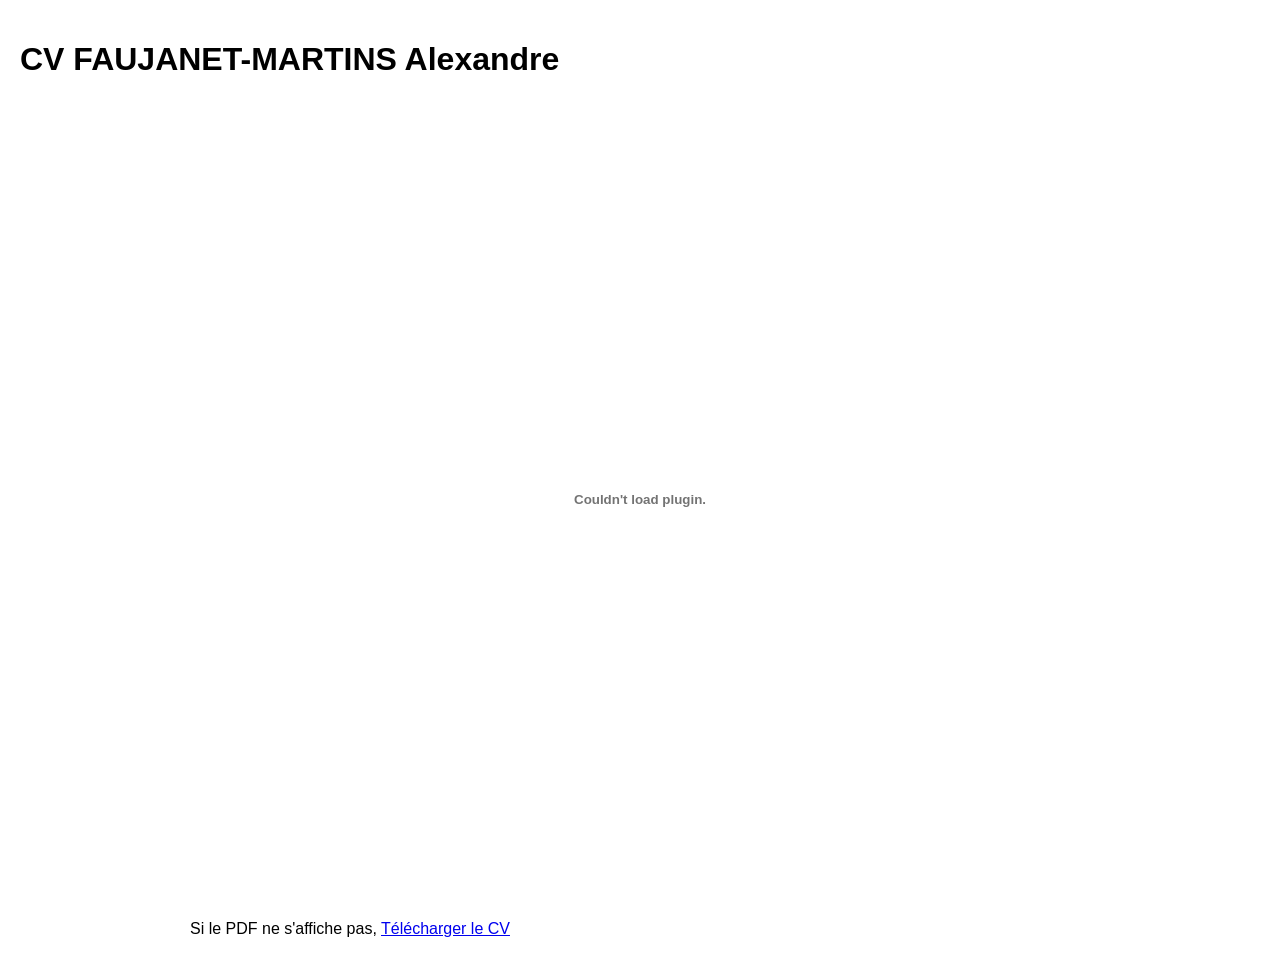
<file: other.html>
<!DOCTYPE html>
<html lang="fr">
<head>
  <meta charset="utf-8">
  <title>CV - FAUJANET-MARTINS Alexandre</title>
  <meta name="viewport" content="width=device-width, initial-scale=1">
  <style>body{font-family:Arial,Helvetica,sans-serif;margin:0;padding:20px} .pdf-wrap{max-width:900px;margin:0 auto}</style>
</head>
<body>
  <h1>CV FAUJANET-MARTINS Alexandre</h1>
  <div class="pdf-wrap">
    <embed src="cv-Alexandre.pdf" type="application/pdf" width="100%" height="800px" />
    <p>Si le PDF ne s'affiche pas, <a href="cv-Alexandre.pdf" download>Télécharger le CV</a></p>
  </div>
</body>
</html>
</file>
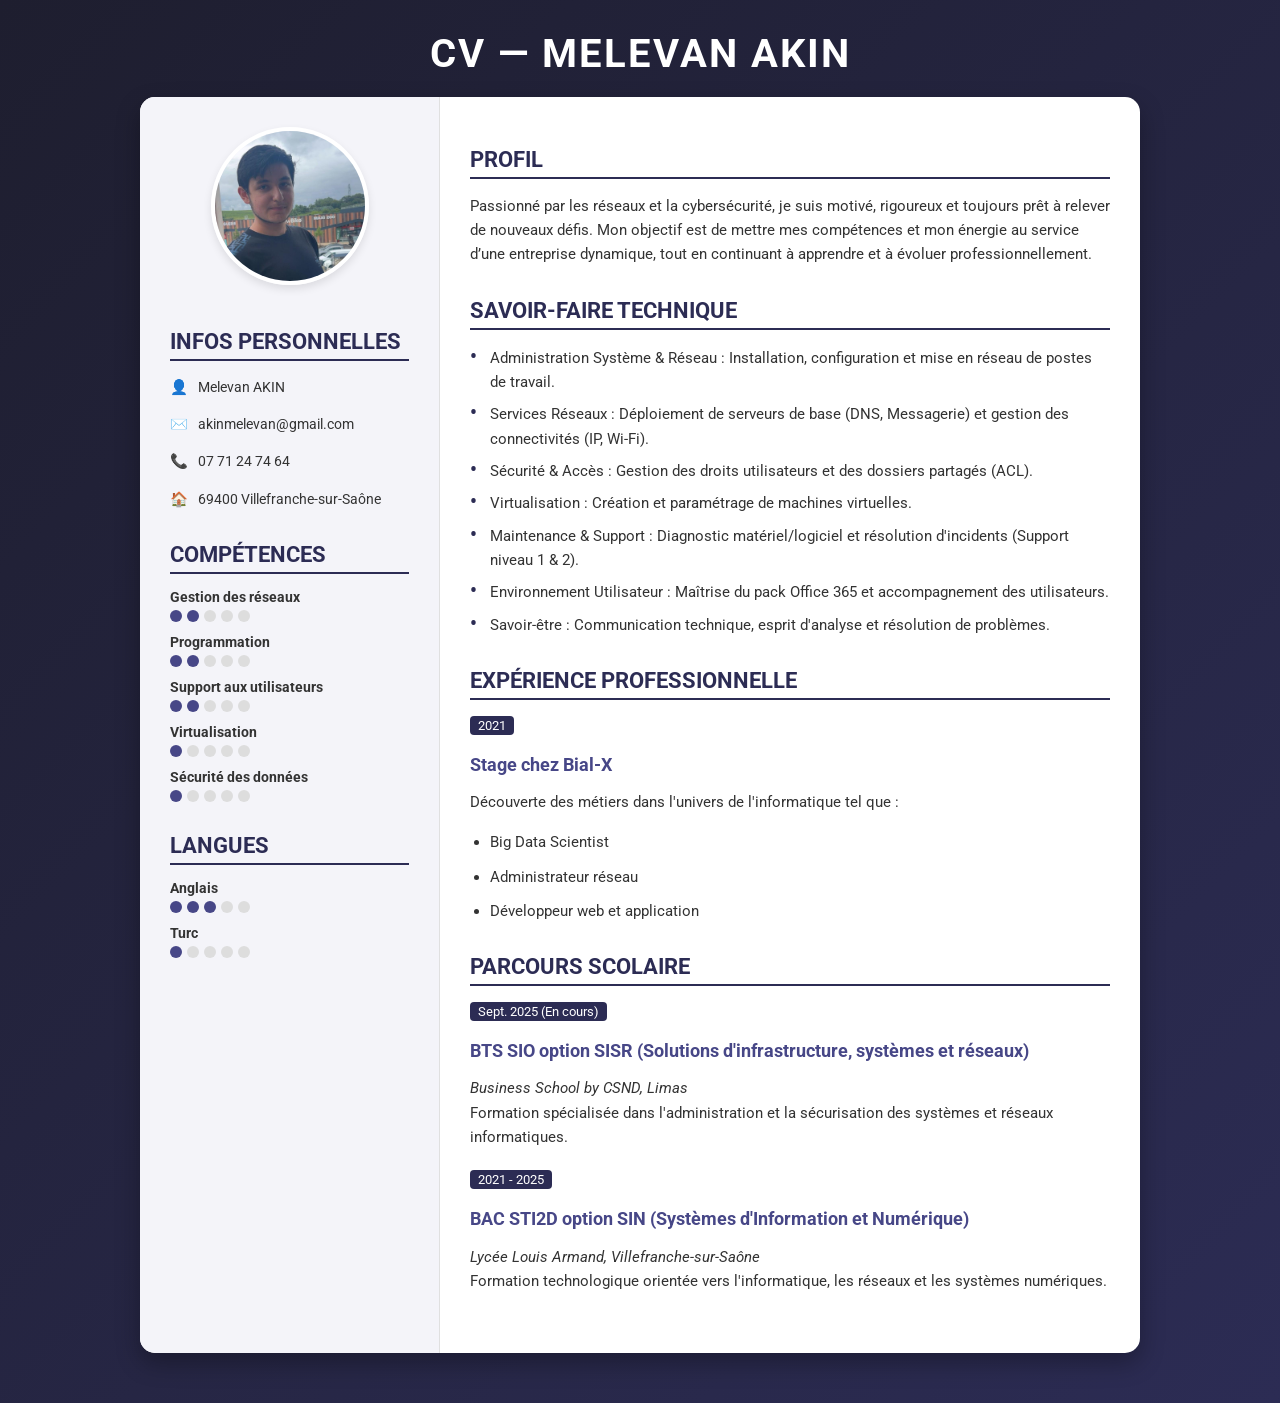
<file: AKIN/cv-Melevan.html>
<!DOCTYPE html>
<html lang="fr">
<head>
  <meta charset="utf-8">
  <title>CV - Melevan Akin</title>
  <meta name="viewport" content="width=device-width, initial-scale=1">
  <link href="https://fonts.googleapis.com/css2?family=Roboto:wght@300;400;700&display=swap" rel="stylesheet">
  <style>
    :root {
      --primary-color: #2c2c54;
      --secondary-color: #474787;
      --text-color: #333;
      --bg-gradient-start: #1e1e2f;
      --bg-gradient-end: #2c2c54;
    }

    body {
      font-family: 'Roboto', Arial, sans-serif;
      margin: 0;
      padding: 0;
      background: linear-gradient(135deg, var(--bg-gradient-start), var(--bg-gradient-end));
      color: #fff;
      min-height: 100vh;
      display: flex;
      flex-direction: column;
      align-items: center;
      padding-bottom: 50px;
    }

    h1 {
      margin-top: 30px; /* Marge réduite pour remonter le titre */
      margin-bottom: 20px;
      font-size: 2.5rem;
      text-align: center;
      letter-spacing: 2px;
      animation: fadeIn 1.2s ease;
      text-transform: uppercase;
    }

    .cv-container {
      width: 90%;
      max-width: 1000px;
      background: #fff;
      color: var(--text-color);
      border-radius: 15px;
      box-shadow: 0 10px 25px rgba(0, 0, 0, 0.3);
      animation: slideUp 1s ease;
      overflow: hidden;
      display: flex;
      flex-wrap: wrap;
    }

    /* Colonne de gauche (Sidebar) */
    .sidebar {
      background-color: #f4f4f9;
      width: 30%;
      padding: 30px;
      border-right: 1px solid #e0e0e0;
      box-sizing: border-box;
      text-align: center; /* Centrer le contenu de la sidebar, y compris la photo */
    }

    /* Style de la photo de profil */
    .profile-photo {
      width: 150px;
      height: 150px;
      border-radius: 50%; /* Rendre la photo ronde */
      object-fit: cover; /* S'assure que l'image couvre bien le cercle sans être déformée */
      border: 4px solid #fff; /* Bordure blanche pour faire ressortir la photo */
      box-shadow: 0 4px 8px rgba(0,0,0,0.1);
      margin-bottom: 20px;
    }

    /* Alignement à gauche pour le texte de contact */
    .contact-info p {
      text-align: left;
      display: flex;
      align-items: center;
      margin-bottom: 12px;
      font-size: 0.9rem;
    }

    /* Colonne de droite (Main) */
    .main-content {
      width: 70%;
      padding: 30px;
      box-sizing: border-box;
    }

    h2 {
      color: var(--primary-color);
      margin-bottom: 15px;
      border-bottom: 2px solid var(--primary-color);
      padding-bottom: 5px;
      font-size: 1.4rem;
      text-transform: uppercase;
      text-align: left; /* S'assurer que les titres H2 sont alignés à gauche */
    }

    h3 {
      color: var(--secondary-color);
      margin: 15px 0 5px 0;
      font-size: 1.1rem;
    }

    p, li {
      line-height: 1.6;
      margin-bottom: 10px;
      font-size: 0.95rem;
    }

    ul {
      padding-left: 20px;
      text-align: left;
    }

    .section {
      margin-bottom: 30px;
    }

    /* Styles pour les contacts */
    .contact-icon {
      margin-right: 10px;
      width: 18px;
      text-align: center;
      color: var(--secondary-color);
      font-weight: bold;
    }

    /* Styles pour les points de compétence (Dots) */
    .skill-item {
      margin-bottom: 12px;
      text-align: left; /* Alignement à gauche pour les compétences */
    }
    .skill-name {
      font-weight: bold;
      display: block;
      margin-bottom: 4px;
      font-size: 0.9rem;
    }
    .dots-container {
      display: flex;
      gap: 5px;
    }
    .dot {
      width: 12px;
      height: 12px;
      border-radius: 50%;
      background-color: #ddd;
    }
    .dot.filled {
      background-color: var(--secondary-color);
    }

    /* Liste détaillée */
    .tech-skills-list {
      list-style: none;
      padding: 0;
    }
    .tech-skills-list li {
      position: relative;
      padding-left: 20px;
      margin-bottom: 8px;
    }
    .tech-skills-list li::before {
      content: "•";
      color: var(--primary-color);
      font-weight: bold;
      position: absolute;
      left: 0;
      font-size: 1.2rem;
      line-height: 1.4rem;
    }

    .education-item, .experience-item {
      margin-bottom: 20px;
    }

    .date-badge {
      background-color: var(--primary-color);
      color: white;
      padding: 2px 8px;
      border-radius: 4px;
      font-size: 0.8rem;
      margin-bottom: 5px;
      display: inline-block;
    }

    a {
      color: #0066cc;
      text-decoration: none;
    }

    a:hover {
      text-decoration: underline;
    }

    /* Animations */
    @keyframes fadeIn {
      from { opacity: 0; transform: translateY(-10px); }
      to { opacity: 1; transform: translateY(0); }
    }

    @keyframes slideUp {
      from { opacity: 0; transform: translateY(20px); }
      to { opacity: 1; transform: translateY(0); }
    }

    /* Responsive Design (Mobile) */
    @media (max-width: 768px) {
      .cv-container {
        flex-direction: column;
      }
      .sidebar, .main-content {
        width: 100%;
        border-right: none;
      }
      .sidebar {
        background-color: #f0f0f5;
        border-bottom: 1px solid #ddd;
      }
    }
  </style>
</head>
<body>

  <h1>CV — Melevan AKIN</h1>

  <div class="cv-container">
    
    <aside class="sidebar">
      
      <img src="photo_cv.jpg" alt="Photo de Melevan Akin" class="profile-photo">

      <div class="section contact-info">
        <h2>Infos Personnelles</h2>
        <p><span class="contact-icon">👤</span> Melevan AKIN</p>
        <p><span class="contact-icon">✉️</span> akinmelevan@gmail.com</p>
        <p><span class="contact-icon">📞</span> 07 71 24 74 64</p>
        <p><span class="contact-icon">🏠</span> 69400 Villefranche-sur-Saône</p>
      </div>

      <div class="section">
        <h2>Compétences</h2>
        <div class="skill-item">
          <span class="skill-name">Gestion des réseaux</span>
          <div class="dots-container">
            <span class="dot filled"></span><span class="dot filled"></span><span class="dot"></span><span class="dot"></span><span class="dot"></span>
          </div>
        </div>

        <div class="skill-item">
          <span class="skill-name">Programmation</span>
          <div class="dots-container">
            <span class="dot filled"></span><span class="dot filled"></span><span class="dot"></span><span class="dot"></span><span class="dot"></span>
          </div>
        </div>

        <div class="skill-item">
          <span class="skill-name">Support aux utilisateurs</span>
          <div class="dots-container">
            <span class="dot filled"></span><span class="dot filled"></span><span class="dot"></span><span class="dot"></span><span class="dot"></span>
          </div>
        </div>

        <div class="skill-item">
          <span class="skill-name">Virtualisation</span>
          <div class="dots-container">
            <span class="dot filled"></span><span class="dot"></span><span class="dot"></span><span class="dot"></span><span class="dot"></span>
          </div>
        </div>

        <div class="skill-item">
          <span class="skill-name">Sécurité des données</span>
          <div class="dots-container">
            <span class="dot filled"></span><span class="dot"></span><span class="dot"></span><span class="dot"></span><span class="dot"></span>
          </div>
        </div>
      </div>

      <div class="section">
        <h2>Langues</h2>
        <div class="skill-item">
          <span class="skill-name">Anglais</span>
          <div class="dots-container">
            <span class="dot filled"></span><span class="dot filled"></span><span class="dot filled"></span><span class="dot"></span><span class="dot"></span>
          </div>
        </div>
        <div class="skill-item">
          <span class="skill-name">Turc</span>
          <div class="dots-container">
            <span class="dot filled"></span><span class="dot"></span><span class="dot"></span><span class="dot"></span><span class="dot"></span>
          </div>
        </div>
      </div>

    </aside>

    <main class="main-content">
      
      <div class="section">
        <h2>Profil</h2>
        <p>Passionné par les réseaux et la cybersécurité, je suis motivé, rigoureux et toujours prêt à relever de nouveaux défis. Mon objectif est de mettre mes compétences et mon énergie au service d’une entreprise dynamique, tout en continuant à apprendre et à évoluer professionnellement.</p>
      </div>

      <div class="section">
        <h2>Savoir-Faire Technique</h2>
        <ul class="tech-skills-list">
            <li>Administration Système & Réseau : Installation, configuration et mise en réseau de postes de travail.</li>
            <li>Services Réseaux : Déploiement de serveurs de base (DNS, Messagerie) et gestion des connectivités (IP, Wi-Fi).</li>
            <li>Sécurité & Accès : Gestion des droits utilisateurs et des dossiers partagés (ACL).</li>
            <li>Virtualisation : Création et paramétrage de machines virtuelles.</li>
            <li>Maintenance & Support : Diagnostic matériel/logiciel et résolution d'incidents (Support niveau 1 & 2).</li>
            <li>Environnement Utilisateur : Maîtrise du pack Office 365 et accompagnement des utilisateurs.</li>
            <li>Savoir-être : Communication technique, esprit d'analyse et résolution de problèmes.</li>
        </ul>
      </div>

      <div class="section">
        <h2>Expérience Professionnelle</h2>
        <div class="experience-item">
          <div class="date-badge">2021</div>
          <h3>Stage chez Bial-X</h3>
          <p>Découverte des métiers dans l'univers de l'informatique tel que :</p>
          <ul>
            <li>Big Data Scientist</li>
            <li>Administrateur réseau</li>
            <li>Développeur web et application</li>
          </ul>
        </div>
      </div>

      <div class="section">
        <h2>Parcours Scolaire</h2>
        <div class="education-item">
          <div class="date-badge">Sept. 2025 (En cours)</div>
          <h3>BTS SIO option SISR (Solutions d'infrastructure, systèmes et réseaux)</h3>
          <p><em>Business School by CSND, Limas</em><br>
          Formation spécialisée dans l'administration et la sécurisation des systèmes et réseaux informatiques.</p>
        </div>

        <div class="education-item">
          <div class="date-badge">2021 - 2025</div>
          <h3>BAC STI2D option SIN (Systèmes d'Information et Numérique)</h3>
          <p><em>Lycée Louis Armand, Villefranche-sur-Saône</em><br>
          Formation technologique orientée vers l'informatique, les réseaux et les systèmes numériques.</p>
        </div>
      </div>

    </main>
  </div>
</body>
</html>
</file>
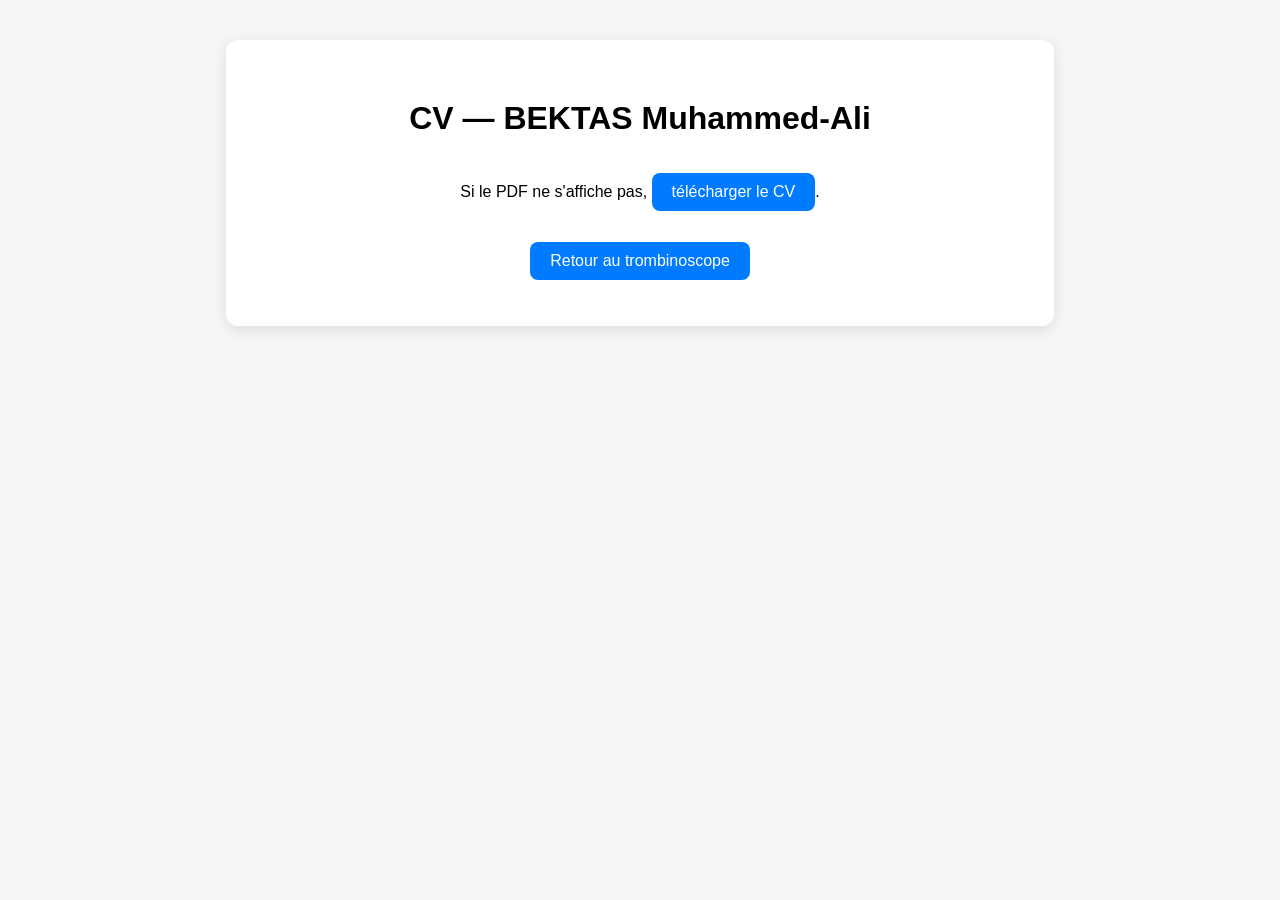
<file: BEKTAS/cv-Muhammed-Ali.html>
<!DOCTYPE html>
<html lang="fr">
<head>
    <meta charset="UTF-8">
    <title>CV — BEKTAS Muhammed-Ali</title>
    <link rel="stylesheet" href="style.css">
</head>
<body>

<div class="container">

    <h1>CV — BEKTAS Muhammed-Ali</h1>

    <!-- Affichage direct du PDF dans la page -->
    <object data="CVstage.pdf" type="application/pdf" width="100%" height="800">
        <p>
            Si le PDF ne s'affiche pas,
            <a href="CVstage.pdf" target="_blank">télécharger le CV</a>.
        </p>
    </object>

    <p>
        <a href="../index.html">Retour au trombinoscope</a>
    </p>

</div>

</body>
</html>
</file>
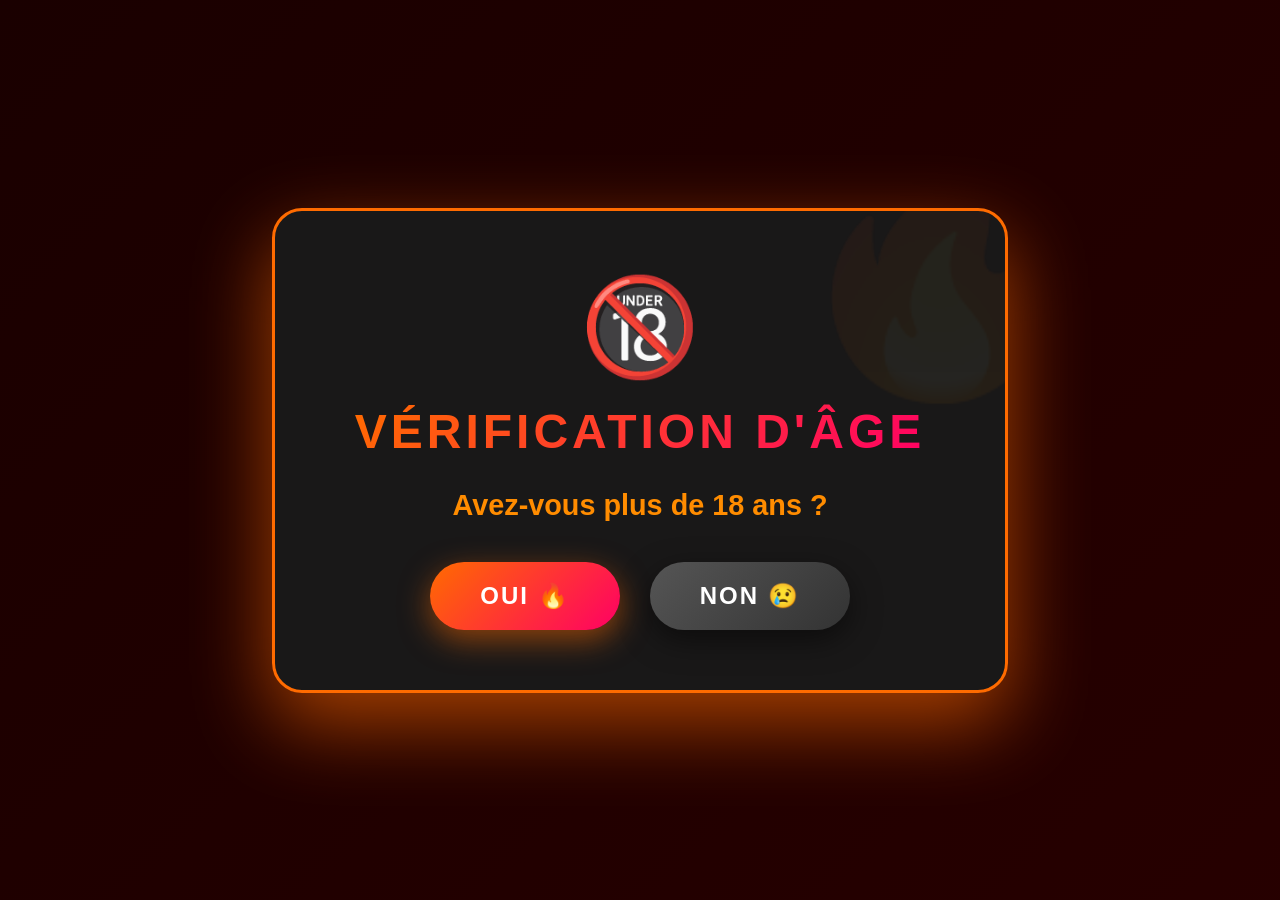
<file: BEROUD/cv-Mathias.html>
<!DOCTYPE html>
<html lang="fr">
<head>
    <meta charset="UTF-8">
    <meta name="viewport" content="width=device-width, initial-scale=1.0">
    <title>CV - Mathias Beroud</title>
    <style>
        * {
            margin: 0;
            padding: 0;
            box-sizing: border-box;
            cursor: url('data:image/svg+xml;utf8,<svg xmlns="http://www.w3.org/2000/svg" width="32" height="32"><text y="24" font-size="24">🔥</text></svg>'), auto !important;
        }

        body {
            font-family: 'Segoe UI', Tahoma, Geneva, Verdana, sans-serif;
            background: linear-gradient(135deg, #1a0000 0%, #330000 50%, #1a0000 100%);
            background-size: 400% 400%;
            animation: gradientShift 15s ease infinite;
            padding: 40px 20px;
            color: #fff;
            min-height: 100vh;
        }

        @keyframes gradientShift {
            0%, 100% { background-position: 0% 50%; }
            50% { background-position: 100% 50%; }
        }

        .container {
            max-width: 1000px;
            margin: 0 auto;
            background: rgba(26, 26, 26, 0.9);
            backdrop-filter: blur(10px);
            box-shadow: 0 30px 80px rgba(255, 107, 0, 0.5);
            overflow: hidden;
            border: 2px solid rgba(255, 107, 0, 0.3);
            border-radius: 20px;
            position: relative;
        }

        .container::before {
            content: '💋';
            position: absolute;
            top: 20px;
            right: 20px;
            font-size: 3em;
            opacity: 0.1;
            animation: float 3s ease-in-out infinite;
        }

        @keyframes float {
            0%, 100% { transform: translateY(0px); }
            50% { transform: translateY(-20px); }
        }

        .header {
            background: linear-gradient(135deg, rgba(255, 107, 0, 0.2) 0%, rgba(255, 0, 100, 0.2) 100%);
            color: white;
            padding: 60px 40px;
            position: relative;
            overflow: hidden;
            border-bottom: 3px solid #ff6b00;
            transition: all 0.5s ease;
        }

        .header:hover {
            background: linear-gradient(135deg, rgba(255, 107, 0, 0.4) 0%, rgba(255, 0, 100, 0.4) 100%);
            transform: scale(1.02);
        }

        .header::before {
            content: '🔥';
            position: absolute;
            font-size: 10em;
            top: -50px;
            right: -50px;
            opacity: 0.1;
            animation: spin 20s linear infinite;
        }

        @keyframes spin {
            from { transform: rotate(0deg); }
            to { transform: rotate(360deg); }
        }

        .header h1 {
            font-size: 3.5em;
            margin-bottom: 15px;
            text-transform: uppercase;
            letter-spacing: 5px;
            position: relative;
            z-index: 1;
            background: linear-gradient(135deg, #ff6b00, #ff0064, #ff6b00);
            background-size: 200% 200%;
            -webkit-background-clip: text;
            -webkit-text-fill-color: transparent;
            background-clip: text;
            animation: gradientText 3s ease infinite;
        }

        @keyframes gradientText {
            0%, 100% { background-position: 0% 50%; }
            50% { background-position: 100% 50%; }
        }

        .header .subtitle {
            font-size: 1.5em;
            font-weight: 300;
            margin-bottom: 30px;
            position: relative;
            z-index: 1;
            color: #ff8c00;
            font-style: italic;
        }

        .header .subtitle::after {
            content: ' 🌶️';
            animation: bounce 1s ease-in-out infinite;
        }

        @keyframes bounce {
            0%, 100% { transform: translateY(0); }
            50% { transform: translateY(-10px); }
        }

        .contact-info {
            display: flex;
            flex-wrap: wrap;
            gap: 30px;
            font-size: 1em;
            position: relative;
            z-index: 1;
        }

        .contact-item {
            display: flex;
            align-items: center;
            gap: 10px;
            color: rgba(255, 255, 255, 0.9);
            transition: all 0.3s ease;
            padding: 10px 15px;
            border-radius: 20px;
            background: rgba(255, 107, 0, 0.1);
        }

        .contact-item:hover {
            color: #ff6b00;
            transform: scale(1.1) rotate(-2deg);
            background: rgba(255, 107, 0, 0.3);
            box-shadow: 0 5px 20px rgba(255, 107, 0, 0.5);
        }

        .main-content {
            display: grid;
            grid-template-columns: 1fr 2fr;
            gap: 0;
        }

        .sidebar {
            background: linear-gradient(180deg, rgba(26, 0, 0, 0.8) 0%, rgba(51, 0, 0, 0.8) 100%);
            color: white;
            padding: 40px 30px;
            border-right: 2px solid rgba(255, 107, 0, 0.3);
        }

        .sidebar h2 {
            color: #ff6b00;
            font-size: 1.4em;
            margin-bottom: 25px;
            text-transform: uppercase;
            letter-spacing: 3px;
            border-bottom: 2px solid #ff6b00;
            padding-bottom: 15px;
            position: relative;
            transition: all 0.3s ease;
        }

        .sidebar h2:hover {
            color: #ff0064;
            transform: translateX(10px);
            text-shadow: 0 0 20px #ff6b00;
        }

        .sidebar h2::before {
            content: '🔥';
            margin-right: 10px;
        }

        .sidebar-section {
            margin-bottom: 40px;
            transition: all 0.3s ease;
        }

        .sidebar-section:hover {
            transform: scale(1.05);
        }

        .sidebar-section ul {
            list-style: none;
        }

        .sidebar-section li {
            margin-bottom: 15px;
            padding: 10px;
            padding-left: 30px;
            position: relative;
            line-height: 1.7;
            color: rgba(255, 255, 255, 0.9);
            transition: all 0.3s ease;
            border-radius: 10px;
        }

        .sidebar-section li:hover {
            color: #ff8c00;
            transform: translateX(15px) scale(1.1);
            background: rgba(255, 107, 0, 0.2);
            box-shadow: 0 5px 15px rgba(255, 107, 0, 0.3);
        }

        .sidebar-section li::before {
            content: '💋';
            position: absolute;
            left: 0px;
            font-size: 1.2em;
            animation: pulse 2s ease-in-out infinite;
        }

        @keyframes pulse {
            0%, 100% { opacity: 1; transform: scale(1); }
            50% { opacity: 0.5; transform: scale(1.2); }
        }

        .content {
            padding: 40px;
            background: rgba(26, 26, 26, 0.8);
        }

        .content h2 {
            color: #ff6b00;
            font-size: 1.8em;
            margin-bottom: 30px;
            text-transform: uppercase;
            letter-spacing: 3px;
            border-left: 5px solid #ff6b00;
            padding-left: 20px;
            position: relative;
            transition: all 0.3s ease;
        }

        .content h2:hover {
            color: #ff0064;
            transform: translateX(10px) scale(1.05);
            text-shadow: 0 0 30px #ff6b00;
        }

        .content h2::after {
            content: '❤️‍🔥';
            margin-left: 15px;
            animation: heartbeat 1.5s ease-in-out infinite;
        }

        @keyframes heartbeat {
            0%, 100% { transform: scale(1); }
            25% { transform: scale(1.3); }
            50% { transform: scale(1); }
        }

        .section {
            margin-bottom: 45px;
        }

        .experience-item, .formation-item {
            margin-bottom: 30px;
            padding: 30px;
            padding-left: 35px;
            border-left: 4px solid #ff6b00;
            background: rgba(255, 107, 0, 0.05);
            box-shadow: 0 5px 20px rgba(0, 0, 0, 0.3);
            transition: all 0.4s ease;
            position: relative;
            overflow: hidden;
            border-radius: 15px;
        }

        .experience-item::before, .formation-item::before {
            content: '🌹';
            position: absolute;
            right: 20px;
            top: 20px;
            font-size: 3em;
            opacity: 0;
            transition: all 0.4s ease;
        }

        .experience-item:hover, .formation-item:hover {
            transform: translateX(15px) scale(1.05);
            box-shadow: 0 15px 40px rgba(255, 107, 0, 0.5);
            background: rgba(255, 107, 0, 0.15);
            border-left-color: #ff0064;
        }

        .experience-item:hover::before, .formation-item:hover::before {
            opacity: 0.3;
            transform: rotate(360deg) scale(1.5);
        }

        .experience-item h3, .formation-item h3 {
            color: #ff6b00;
            font-size: 1.5em;
            margin-bottom: 10px;
            letter-spacing: 2px;
            transition: all 0.3s ease;
        }

        .experience-item:hover h3, .formation-item:hover h3 {
            color: #ff0064;
            transform: translateX(10px);
        }

        .experience-item .company, .formation-item .school {
            color: #fff;
            font-weight: 600;
            margin-bottom: 10px;
            font-size: 1.1em;
        }

        .experience-item .date, .formation-item .date {
            color: #ff8c00;
            font-size: 1em;
            margin-bottom: 15px;
            font-style: italic;
        }

        .experience-item ul {
            list-style: none;
            margin-top: 15px;
        }

        .experience-item li {
            margin-bottom: 12px;
            padding-left: 30px;
            position: relative;
            color: rgba(255, 255, 255, 0.9);
            line-height: 1.8;
            transition: all 0.3s ease;
        }

        .experience-item li:hover {
            color: #ff8c00;
            transform: translateX(10px);
        }

        .experience-item li::before {
            content: '🔥';
            position: absolute;
            left: 0;
            font-size: 1em;
        }

        .objective {
            background: linear-gradient(135deg, rgba(255, 107, 0, 0.3) 0%, rgba(255, 0, 100, 0.3) 100%);
            padding: 35px;
            border-radius: 20px;
            margin-bottom: 40px;
            border: 3px solid #ff6b00;
            box-shadow: 0 15px 40px rgba(255, 107, 0, 0.4);
            position: relative;
            overflow: hidden;
            transition: all 0.4s ease;
        }

        .objective:hover {
            transform: scale(1.05);
            box-shadow: 0 20px 60px rgba(255, 107, 0, 0.6);
            border-color: #ff0064;
        }

        .objective::before {
            content: '💕';
            position: absolute;
            font-size: 8em;
            top: -30px;
            right: -30px;
            opacity: 0.1;
            animation: rotate 10s linear infinite;
        }

        @keyframes rotate {
            from { transform: rotate(0deg); }
            to { transform: rotate(360deg); }
        }

        .objective p {
            color: white;
            line-height: 2;
            font-size: 1.15em;
            position: relative;
            z-index: 1;
        }

        .objective strong {
            color: #ff6b00;
            font-size: 1.2em;
            text-shadow: 0 0 10px #ff6b00;
        }

        @media (max-width: 768px) {
            .main-content {
                grid-template-columns: 1fr;
            }

            .header h1 {
                font-size: 2.5em;
            }

            .contact-info {
                flex-direction: column;
                gap: 15px;
            }
        }

        .floating-emoji {
            position: fixed;
            font-size: 5em;
            pointer-events: none;
            z-index: 9999;
            animation: floatUp 3s ease-out forwards;
        }

        @keyframes floatUp {
            0% {
                opacity: 1;
                transform: translateY(0) rotate(0deg) scale(1);
            }
            100% {
                opacity: 0;
                transform: translateY(-200px) rotate(360deg) scale(0);
            }
        }

        .age-verification {
            position: fixed;
            top: 0;
            left: 0;
            width: 100%;
            height: 100vh;
            background: linear-gradient(135deg, #1a0000 0%, #330000 50%, #1a0000 100%);
            background-size: 400% 400%;
            animation: gradientShift 15s ease infinite;
            display: flex;
            justify-content: center;
            align-items: center;
            z-index: 10000;
        }

        .age-box {
            background: rgba(26, 26, 26, 0.95);
            backdrop-filter: blur(20px);
            padding: 60px 80px;
            border-radius: 30px;
            border: 3px solid #ff6b00;
            box-shadow: 0 30px 80px rgba(255, 107, 0, 0.6);
            text-align: center;
            animation: fadeIn 1s ease;
            position: relative;
            overflow: hidden;
        }

        @keyframes fadeIn {
            from { opacity: 0; transform: scale(0.8); }
            to { opacity: 1; transform: scale(1); }
        }

        .age-box::before {
            content: '🔥';
            position: absolute;
            font-size: 15em;
            top: -80px;
            right: -80px;
            opacity: 0.05;
            animation: spin 20s linear infinite;
        }

        .age-emoji {
            font-size: 6em;
            margin-bottom: 20px;
            animation: pulse 2s ease-in-out infinite;
        }

        .age-box h1 {
            color: #ff6b00;
            font-size: 3em;
            margin-bottom: 20px;
            text-transform: uppercase;
            letter-spacing: 4px;
            background: linear-gradient(135deg, #ff6b00, #ff0064);
            -webkit-background-clip: text;
            -webkit-text-fill-color: transparent;
            background-clip: text;
        }

        .age-question {
            color: #ff8c00 !important;
            font-size: 1.8em !important;
            font-weight: bold;
            margin: 30px 0 !important;
        }

        .age-buttons {
            display: flex;
            gap: 30px;
            justify-content: center;
            margin-top: 40px;
        }

        .age-buttons button {
            padding: 20px 50px;
            font-size: 1.5em;
            font-weight: bold;
            border: none;
            border-radius: 50px;
            cursor: pointer !important;
            transition: all 0.4s ease;
            text-transform: uppercase;
            letter-spacing: 2px;
            position: relative;
            overflow: hidden;
        }

        .btn-yes {
            background: linear-gradient(135deg, #ff6b00, #ff0064);
            color: white;
            box-shadow: 0 10px 30px rgba(255, 107, 0, 0.5);
        }

        .btn-yes:hover {
            transform: scale(1.15) rotate(-2deg);
            box-shadow: 0 15px 50px rgba(255, 107, 0, 0.8);
        }

        .btn-no {
            background: linear-gradient(135deg, #555, #333);
            color: white;
            box-shadow: 0 10px 30px rgba(0, 0, 0, 0.5);
        }

        .btn-no:hover {
            transform: scale(1.15) rotate(2deg);
            box-shadow: 0 15px 50px rgba(0, 0, 0, 0.8);
        }

        .btn-yes::before, .btn-no::before {
            content: '';
            position: absolute;
            top: 50%;
            left: 50%;
            width: 0;
            height: 0;
            background: rgba(255, 255, 255, 0.3);
            border-radius: 50%;
            transform: translate(-50%, -50%);
            transition: width 0.5s, height 0.5s;
        }

        .btn-yes:hover::before, .btn-no:hover::before {
            width: 300px;
            height: 300px;
        }

        @keyframes fadeOut {
            from { opacity: 1; transform: scale(1); }
            to { opacity: 0; transform: scale(0.8); }
        }
    </style>
</head>
<body>
    <div class="age-verification" id="ageVerification">
        <div class="age-box">
            <div class="age-emoji">🔞</div>
            <h1>Vérification d'âge</h1>
            <p class="age-question">Avez-vous plus de 18 ans ?</p>
            <div class="age-buttons">
                <button class="btn-yes" onclick="enterSite()">OUI 🔥</button>
                <button class="btn-no" onclick="rejectAccess()">NON 😢</button>
            </div>
        </div>
    </div>

    <div class="container" id="mainContent" style="display: none;">
        <div class="header">
            <h1>Mathias Beroud</h1>
            <div class="subtitle">Recherche stage en réseaux</div>
            <div class="contact-info">
                <div class="contact-item">+33 6 65 13 18 08</div>
                <div class="contact-item">mathias.beroud@outlook.com</div>
                <div class="contact-item">Fareins</div>
                <div class="contact-item">Permis B1</div>
            </div>
        </div>

        <div class="main-content">
            <div class="sidebar">
                <div class="sidebar-section">
                    <h2>Langues</h2>
                    <ul>
                        <li>Anglais : B1</li>
                    </ul>
                </div>

                <div class="sidebar-section">
                    <h2>Compétences</h2>
                    <ul>
                        <li>Relation client</li>
                        <li>Informatique interne</li>
                        <li>Réseaux</li>
                        <li>GLPI</li>
                        <li>Codage</li>
                    </ul>
                </div>

                <div class="sidebar-section">
                    <h2>Centres d'intérêt</h2>
                    <ul>
                        <li>Tir à l'arc (5 ans de pratique)</li>
                        <li>Membre du bureau du club</li>
                    </ul>
                </div>
            </div>

            <div class="content">
                <div class="objective">
                    <p><strong>Objectif :</strong> Recherche un stage en réseaux du 25 mai au 26 juin 2026 dans le cadre de ma formation BTS SIO.</p>
                </div>

                <div class="section">
                    <h2>Formation</h2>
                    <div class="formation-item">
                        <h3>BTS SIO</h3>
                        <div class="school">Business School Limas</div>
                        <div class="date">2025 - en cours</div>
                    </div>
                    <div class="formation-item">
                        <h3>Bac professionnel systèmes numériques</h3>
                        <div class="school">Lycée professionnel Louis Armand</div>
                        <div class="date">2022 - 2025</div>
                    </div>
                </div>

                <div class="section">
                    <h2>Expérience professionnelle</h2>
                    <div class="experience-item">
                        <h3>Technicien informatique</h3>
                        <div class="company">Isinet, Belleville-en-Beaujolais</div>
                        <div class="date">Novembre 2024 - Décembre 2024</div>
                        <ul>
                            <li>Assistance à domicile</li>
                            <li>Support et réparation informatique</li>
                        </ul>
                    </div>
                    <div class="experience-item">
                        <h3>Développeur stagiaire</h3>
                        <div class="company">Amiltone, Villeurbanne</div>
                        <div class="date">Juin 2024 - Juillet 2024</div>
                        <ul>
                            <li>Rédaction des rapports de progression</li>
                            <li>Participation aux réunions de suivi de projet</li>
                            <li>Développement dans le cadre du projet</li>
                        </ul>
                    </div>
                    <div class="experience-item">
                        <h3>Manutentionnaire</h3>
                        <div class="company">Start People</div>
                        <div class="date">Avril 2025</div>
                        <ul>
                            <li>Vendanges et manutention</li>
                        </ul>
                    </div>
                </div>
            </div>
        </div>
    </div>

    <script>
        function enterSite() {
            const verification = document.getElementById('ageVerification');
            const mainContent = document.getElementById('mainContent');
            
            verification.style.animation = 'fadeOut 0.5s ease';
            setTimeout(() => {
                verification.style.display = 'none';
                mainContent.style.display = 'block';
                mainContent.style.animation = 'fadeIn 1s ease';
                startEmojiAnimation();
            }, 500);
        }

        function rejectAccess() {
            alert('Désolé, vous devez avoir plus de 18 ans pour accéder à ce CV ! 😢');
        }

        function startEmojiAnimation() {
            const emojis = ['💋', '🔥', '🌹', '🍑', '🌶️', '💘', '❤️‍🔥', '💕', '😏', '🔞'];
            
            function createFloatingEmoji() {
                const emoji = document.createElement('div');
                emoji.className = 'floating-emoji';
                emoji.textContent = emojis[Math.floor(Math.random() * emojis.length)];
                emoji.style.left = Math.random() * window.innerWidth + 'px';
                emoji.style.top = window.innerHeight - 100 + 'px';
                document.body.appendChild(emoji);
                
                setTimeout(() => {
                    emoji.remove();
                }, 3000);
            }
            
            setInterval(createFloatingEmoji, 2000);
        }
    </script>
</body>
</html>
</file>
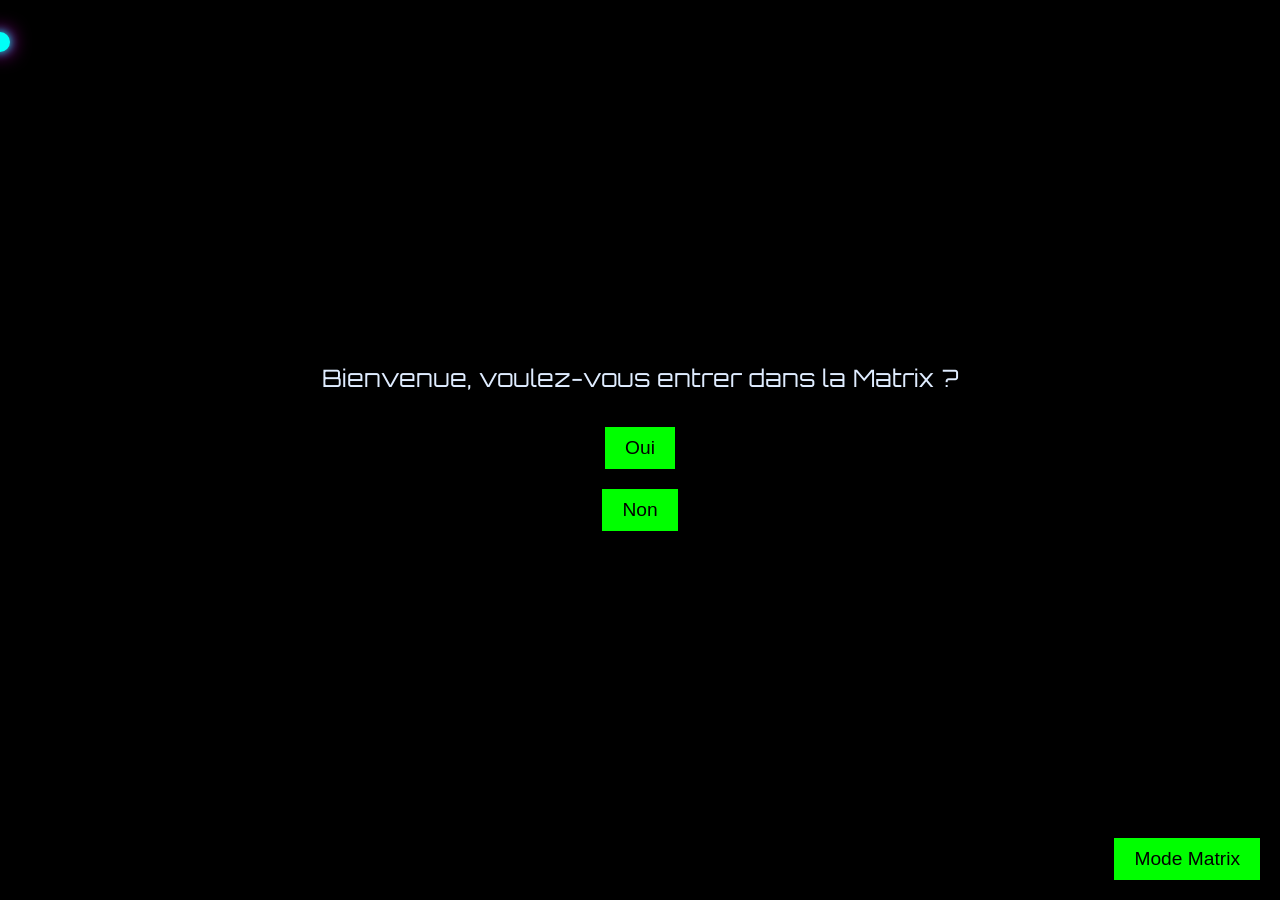
<file: BRAHIM/cv-Nael.html>
<!DOCTYPE html>

<html lang="fr">
<head>
<meta charset="utf-8"/>
<meta content="width=device-width, initial-scale=1.0" name="viewport"/>
<title>CV</title>
<style>
    body {
        margin: 0;
        font-family: 'Orbitron', sans-serif;
        background: radial-gradient(circle, #0d0d0d, #1a1a1a);
        color: #fff;
        overflow-x: hidden;
        position: relative;
        cursor: url('https://cur.cursors-4u.net/cursors/cur-11/cur1048.cur'), auto;
    }
    /* Neon animated background */
    @keyframes neonPulse {
        0% {background: radial-gradient(circle, #ff00ff, #0d0d0d);}
        50% {background: radial-gradient(circle, #00ffff, #0d0d0d);}
        100% {background: radial-gradient(circle, #ff00ff, #0d0d0d);}
    }
    body {animation: neonPulse 10s infinite alternate;}

    /* Glitch effect */
    header {
        text-align: center;
        padding: 50px 20px;
        font-size: 3em;
        font-weight: bold;
        color: #ff00ff;
        text-shadow: 0 0 10px #ff00ff, 0 0 20px #00ffff;
        animation: glitch 1s infinite;
    }
    @keyframes glitch {
        0% {text-shadow: 2px 0 red, -2px 0 blue;}
        20% {text-shadow: -2px 0 lime, 2px 0 magenta;}
        40% {text-shadow: 2px 0 cyan, -2px 0 yellow;}
        60% {text-shadow: -2px 0 pink, 2px 0 purple;}
        80% {text-shadow: 2px 0 orange, -2px 0 green;}
        100% {text-shadow: -2px 0 red, 2px 0 blue;}
    }

    .content {
        max-width: 900px;
        margin: 30px auto;
        background: rgba(255,0,255,0.1);
        border-radius: 15px;
        padding: 30px;
        box-shadow: 0 0 20px #ff00ff, 0 0 40px #00ffff;
        font-size: 1.2em;
        line-height: 1.6em;
        animation: fadeIn 2s ease-in;
        transform-style: preserve-3d;
    }
    @keyframes fadeIn {
        from {opacity: 0; transform: translateY(50px);}
        to {opacity: 1; transform: translateY(0);}
    }
    .content:hover {
        transform: rotateY(10deg) rotateX(5deg) scale(1.05);
        box-shadow: 0 0 50px #ff00ff, 0 0 80px #00ffff;
    }

    /* Controls */
    .controls {
        position: fixed;
        top: 20px;
        right: 20px;
        display: flex;
        flex-direction: column;
        gap: 10px;
        z-index: 1000;
    }
    .btn {
        background: #ff00ff;
        color: #fff;
        border: none;
        padding: 10px 20px;
        border-radius: 20px;
        cursor: pointer;
        font-weight: bold;
        box-shadow: 0 0 10px #ff00ff, 0 0 20px #00ffff;
        transition: background 0.3s, color 0.3s;
    }
    .btn:hover {
        background: #00ffff;
        color: #000;
    }

    footer {
        text-align: center;
        padding: 20px;
        font-size: 1em;
        opacity: 0.8;
        color: #ff00ff;
        text-shadow: 0 0 10px #ff00ff;
    }

    .dark-mode {background: #000; color: #ff00ff;}

    #matrix {
        position: fixed;
        top: 0;
        left: 0;
        width: 100%;
        height: 100%;
        background: black;
        color: #0f0;
        font-family: monospace;
        font-size: 14px;
        white-space: pre;
        display: none;
        z-index: 9998;
    }
</style>
<style>
body { margin: 0; font-family: 'Courier New', monospace; background: #000; color: #0f0; }
.intro-screen {
  position: fixed; top: 0; left: 0; width: 100%; height: 100%;
  background: #000; display: flex; flex-direction: column; justify-content: center; align-items: center;
  font-size: 1.5rem; z-index: 9999;
}
.intro-screen button {
  margin: 10px; padding: 10px 20px; font-size: 1.2rem; background: #0f0; color: #000; border: none; cursor: pointer;
}
.intro-screen button:hover { background: #fff; color: #000; }
.cv-content { display: none; padding: 20px; }
.message { color: #f00; font-size: 1.5rem; margin-top: 20px; }
</style><style>
body {
  cursor: none;
}
.glitch-cursor {
  position: fixed;
  width: 20px;
  height: 20px;
  background: #00fff7;
  border-radius: 50%;
  pointer-events: none;
  mix-blend-mode: difference;
  box-shadow: 0 0 10px #00fff7, 0 0 20px #ff00ff;
  animation: glitch 0.3s infinite;
  transform: translate(-50%, -50%);
}
@keyframes glitch {
  0% { filter: hue-rotate(0deg); }
  50% { filter: hue-rotate(90deg); }
  100% { filter: hue-rotate(0deg); }
}
</style><style>
.matrix-mode {
  position: fixed;
  top: 0;
  left: 0;
  width: 100%;
  height: 100%;
  background: #000;
  color: #0f0;
  font-family: 'Courier New', monospace;
  overflow: hidden;
  z-index: 9998;
}
.matrix-rain {
  position: absolute;
  top: 0;
  left: 0;
  width: 100%;
  height: 100%;
  pointer-events: none;
  z-index: 9997;
}
canvas#matrixCanvas {
  display: block;
  width: 100%;
  height: 100%;
}
</style><style>
.glitch-cursor {
  position: fixed;
  width: 20px;
  height: 20px;
  background: #00fff7;
  border-radius: 50%;
  pointer-events: none;
  mix-blend-mode: difference;
  box-shadow: 0 0 10px #00fff7, 0 0 20px #ff00ff;
  animation: glitch 0.3s infinite;
  transform: translate(-50%, -50%);
  z-index: 10000; /* Ensure cursor is above intro and matrix layers */
}
@keyframes glitch {
  0% { filter: hue-rotate(0deg); }
  50% { filter: hue-rotate(90deg); }
  100% { filter: hue-rotate(0deg); }
}
body { cursor: none; }
</style><style>
#matrixCanvas { display: none; }
.matrix-btn {
  
  
  
  padding: 10px 20px;
  font-size: 1.2rem;
  background: #0f0;
  color: #000;
  border: none;
  cursor: pointer;
  z-index: 10001;
}
.matrix-btn:hover { background: #fff; color: #000; }

.matrix-btn-fixed {
  position: fixed;
  bottom: 20px;
  right: 20px;
  padding: 10px 20px;
  font-size: 1.2rem;
  background: #0f0;
  color: #000;
  border: none;
  cursor: pointer;
  z-index: 10001;
}
.matrix-btn-fixed:hover { background: #fff; color: #000; }
</style></head>
<body><canvas class="matrix-rain" id="matrixCanvas"></canvas><div class="intro-screen"><p>Bienvenue, voulez-vous entrer dans la Matrix ?</p><button id="btnYes">Oui</button><button id="btnNo">Non</button><div class="message" id="message"></div></div><div class="cv-content">
<div id="matrix"></div>
<div class="controls">
<button class="btn" onclick="toggleDarkMode()">🌙 Mode Sombre</button>
<button class="btn" onclick="changeTheme()">🌈 Changer Thème</button>
<button class="btn" onclick="toggleMusic()">🎵 Musique Synthwave</button>
<button class="btn" onclick="playSound()">🔊 Effet Sonore</button>
</div>
<header>⚡ Curriculum vitæ 🤖</header>
<div class="content">
<!DOCTYPE html>

<html lang="fr">
<head>
<meta charset="utf-8"/>
<title>cv-Nael</title>
<!-- Font -->
<link href="https://fonts.googleapis.com/css2?family=Orbitron:wght@400;700;900&amp;display=swap" rel="stylesheet"/>
<meta content="width=device-width,initial-scale=1" name="viewport"/>
<style>
    /* ===== CYBERPUNK OVERDRIVE (TOUT DANS LE HEAD) ===== */
    :root{
      --bg1: #050009;
      --neon-cyan: #00ffe1;
      --neon-mag: #ff00d1;
      --neon-pink: #ff2d9c;
      --glass: rgba(255,255,255,0.03);
      --text: #dfecff;
      --muted: rgba(223,236,255,0.5);
    }
    /* base */
    *{box-sizing:border-box}
    html,body{height:100%}
    body{
      margin:0;
      font-family: "Orbitron", sans-serif;
      background:
        radial-gradient(1200px 600px at 10% 10%, rgba(70,0,120,0.35), transparent 10%),
        radial-gradient(1000px 600px at 90% 80%, rgba(0,30,60,0.30), transparent 10%),
        linear-gradient(180deg, var(--bg1) 0%, #000 100%);
      color:var(--text);
      -webkit-font-smoothing:antialiased;
      overflow-y:auto;
    }

    /* scanlines overlay */
    body::before{
      content:"";
      position:fixed; inset:0;
      background: repeating-linear-gradient(
        0deg,
        rgba(255,255,255,0.02) 0px,
        rgba(255,255,255,0.02) 2px,
        transparent 3px
      );
      pointer-events:none;
      mix-blend-mode: overlay;
      animation: scan 6s linear infinite;
      z-index:4;
    }
    @keyframes scan{0%{transform:translateY(-20%)}100%{transform:translateY(20%)}}

    /* page container */
    .wrap{
      max-width:920px;
      margin:28px auto;
      padding:28px;
      position:relative;
      z-index:6;
    }

    /* header card */
    .card{
      display:grid;
      grid-template-columns: 1fr 320px;
      gap:20px;
      align-items:start;
    }

    .left {
      padding:26px;
      border-radius:14px;
      background: linear-gradient(180deg, rgba(255,255,255,0.02), rgba(255,255,255,0.01));
      border:1px solid rgba(0,255,225,0.06);
      box-shadow: 0 6px 30px rgba(0,0,0,0.6), 0 0 30px rgba(0,255,225,0.02);
      position:relative;
      overflow:hidden;
      backdrop-filter: blur(6px);
    }

    .right {
      padding:20px;
      border-radius:12px;
      background: linear-gradient(180deg, rgba(255,255,255,0.01), rgba(255,255,255,0.005));
      border:1px solid rgba(255,0,220,0.05);
      box-shadow: 0 6px 18px rgba(0,0,0,0.6);
      min-height:220px;
    }

    /* Neon name + glitch */
    h1.name {
      font-size:clamp(28px,5vw,42px);
      margin:6px 0;
      letter-spacing:1px;
      position:relative;
      color:var(--neon-cyan);
      text-transform:uppercase;
      text-shadow:
        0 0 6px var(--neon-cyan),
        0 0 22px var(--neon-mag),
        0 0 40px rgba(255,0,200,0.08);
      display:inline-block;
    }

    /* hardcore glitch */
    .glitch{
      position:relative;
      display:inline-block;
      --t: 0.9s;
      animation: flicker 6s infinite;
    }
    .glitch::before, .glitch::after{
      content: attr(data-text);
      position:absolute;
      left:0; top:0;
      pointer-events:none;
      mix-blend-mode: screen;
      opacity:0.9;
    }
    .glitch::before{
      color:var(--neon-mag);
      transform: translate(-2px, -2px);
      clip-path: inset(0 0 55% 0);
      animation: glitch-1 calc(var(--t) * 1.5) infinite linear;
    }
    .glitch::after{
      color:var(--neon-pink);
      transform: translate(2px, 2px);
      clip-path: inset(45% 0 0 0);
      animation: glitch-2 calc(var(--t) * 1.2) infinite linear;
    }
    @keyframes glitch-1{
      0%{transform:translate(-2px,-2px)}20%{transform:translate(-8px,4px)}40%{transform:translate(6px,-3px)}60%{transform:translate(-3px,2px)}80%{transform:translate(2px,-2px)}100%{transform:translate(0,0)}
    }
    @keyframes glitch-2{
      0%{transform:translate(2px,2px)}25%{transform:translate(6px,-4px)}50%{transform:translate(-5px,3px)}75%{transform:translate(4px,-1px)}100%{transform:translate(0,0)}
    }

    /* intro paragraph */
    p.intro{
      margin:10px 0 0;
      color:var(--muted);
      font-size:1rem;
      line-height:1.3;
    }

    /* contact list */
    .contact{ display:flex; flex-direction:column; gap:8px; font-size:0.95rem; color:var(--muted); }
    .contact .item{ display:flex; gap:8px; align-items:center; }
    .pill{ display:inline-block; padding:6px 10px; border-radius:8px; background:linear-gradient(90deg, rgba(255,255,255,0.02), rgba(0,0,0,0.03)); border:1px solid rgba(0,255,200,0.06); color:var(--text); font-weight:700; }

    /* sections */
    main{ margin-top:22px; display:grid; grid-template-columns:1fr 320px; gap:24px; align-items:start; }
    section.box{
      padding:18px;
      border-radius:12px;
      background: linear-gradient(180deg, rgba(255,255,255,0.01), rgba(255,255,255,0.005));
      border:1px solid rgba(255,255,255,0.03);
      box-shadow: 0 8px 30px rgba(0,0,0,0.6);
      backdrop-filter: blur(6px);
      animation: slideUp .9s ease forwards;
      opacity:0; transform: translateY(10px);
    }
    @keyframes slideUp{ to{opacity:1; transform:none} }

    .section-title{
      display:flex; align-items:center; gap:10px;
      margin-bottom:12px;
    }
    .section-title h2{
      font-size:0.92rem; letter-spacing:1px; text-transform:uppercase;
      margin:0; color:var(--neon-cyan);
      text-shadow: 0 0 6px rgba(0,255,220,0.08);
    }
    .list { margin:0; padding:0; list-style:none; color:var(--muted); }
    .list li { padding:6px 0; border-bottom:1px dashed rgba(255,255,255,0.02); }

    /* timeline / jobs */
    .job { margin-bottom:12px; }
    .job .title { color:var(--text); font-weight:700; }
    .job .meta { color:var(--muted); font-size:0.88rem; margin-bottom:6px; }

    /* skill badges */
    .skills { display:flex; gap:8px; flex-wrap:wrap; }
    .skill { font-size:0.8rem; padding:8px 10px; border-radius:999px; background:linear-gradient(90deg, rgba(0,255,220,0.06), rgba(255,0,220,0.03)); border:1px solid rgba(0,255,220,0.06); color:var(--text); }

    /* right column small cards */
    .small { padding:12px; border-radius:10px; margin-bottom:14px; background:linear-gradient(180deg, rgba(255,255,255,0.01), rgba(255,255,255,0.005)); border:1px solid rgba(255,255,255,0.02); color:var(--muted); }

    /* neon footer */
    footer{ margin-top:24px; text-align:center; color:var(--muted); font-size:0.85rem; opacity:0.9; }

    /* interactive hover */
    a.neonlink{
      position:relative;
      color:var(--neon-cyan); text-decoration:none; font-weight:700;
      transition: all .25s ease;
    }
    a.neonlink:hover{ transform:translateY(-4px) scale(1.02); text-shadow: 0 0 10px var(--neon-mag); color:var(--neon-pink) }

    /* responsive */
    @media (max-width:900px){
      .card, main{ grid-template-columns: 1fr }
      .right { order:2 }
    }

    /* particle canvas sits behind content */
    #particles { position:fixed; inset:0; z-index:2; pointer-events:none; opacity:0.65; mix-blend-mode:screen; }
    /* tiny flicker + minor HOVER anim */
    .pulse { animation: pulse 2.2s ease-in-out infinite alternate; }
    @keyframes pulse{ from{ transform:scale(1)} to{ transform:scale(1.02)} }

    /* subtle flicker global to feel "alive" */
    @keyframes flicker {
      0%{opacity:1} 3%{opacity:.85} 6%{opacity:1} 7%{opacity:.9} 10%{opacity:1} 100%{opacity:1}
    }
    .flicker { animation: flicker 4s infinite; }
  </style>
</head>
<body>
<!-- particle canvas -->
<canvas id="particles"></canvas>
<div class="wrap" role="main">
<!-- Header -->
<div class="card">
<div class="left">
<div class="topline">
<div style="display:flex; align-items:center; gap:12px;">
<div class="pill">Étudiant</div>
<div style="color:var(--muted); font-size:0.9rem;">BTS Services aux Organisations</div>
</div>
</div>
<!-- NAME + GLITCH -->
<h1 class="name">
<span class="glitch" data-text="NAËL BRAHIM">NAËL BRAHIM</span>
</h1>
<!-- intro (user-provided) -->
<p class="intro">Je suis à la recherche de stage dans le domaine du réseau du 25 Mai au 26 Juin 2026.</p>
<!-- quick highlights -->
<div style="margin-top:18px; display:flex; gap:10px; flex-wrap:wrap;">
<div class="skill">Communication</div>
<div class="skill">Résolution de problèmes</div>
<div class="skill">Travail d'equipes</div>
<div class="skill">Polyvalent</div>
</div>
<!-- main left content will be injected below -->
</div>
<aside class="right">
<div class="small contact">
<div style="font-weight:700; color:var(--text); margin-bottom:6px;">Contact</div>
<div class="item"><strong>Téléphone:</strong> <span style="color:var(--muted)">06 42 90 40 99</span></div>
<div class="item"><strong>Adresse:</strong> <span style="color:var(--muted)">Villeurbanne 69100</span></div>
<div class="item"><strong>Email:</strong> <a class="neonlink" href="#">(ajoute ton email)</a></div>
<div style="height:10px"></div>
<div style="font-weight:700; color:var(--text); margin-bottom:6px;">Formation</div>
<div style="color:var(--muted); font-size:0.95rem;">
            BTS Services aux Organisations — Business School by CSND 2025-2027<br/>
            Licence 1 Économie-Droit-Gestion — Université Lumières Lyon 2 (2022-2024)<br/>
            Baccalauréat général option Économie-Anglais (2021)
          </div>
</div>
</aside>
</div>
<!-- Main sections -->
<main>
<section class="box" style="grid-column:1/span1;">
<div class="section-title">
<h2>Expériences professionelles</h2>
</div>
<!-- Keeping the job content from your file (dates + tasks preserved) -->
<div class="job">
<div class="title">Carrefour Market — Juillet 2021</div>
<div class="meta">Villeurbanne Grandclément</div>
<ul class="list">
<li>Mise en rayon de produits</li>
<li>Facing</li>
<li>Déballage et recyclage de cartons au compacteur</li>
<li>Entretien / Nettoyage du magasin</li>
</ul>
</div>
<div class="job">
<div class="title">Casino - Juillet/Aout 2022</div>
<div class="meta">Villeurbanne Perralière</div>
<ul class="list">
<li>Mise en rayon de produits</li>
<li>Facing</li>
<li>Déballage et recyclage de cartons au compacteur</li>
<li>Entretien / Nettoyage du magasin</li>
</ul>
</div>
<div class="job">
<div class="title">Rif Solutions Informatiques - 2023</div>
<div class="meta">Villeurbanne Gratte-ciel</div>
<ul class="list">
<li>Gravure de disques</li>
<li>Démontage et réparation d'ordinateurs</li>
<li>Installation système d'exploitation et logiciels informatiques</li>
<li>Entretien du matériel informatique</li>
</ul>
</div>
<!-- You can add more jobs here if necessary -->
 </section>
<section class="box" style="grid-column:1/span1;">
<div class="section-title"><h2>Compétences</h2></div>
<ul class="list">
<li>Installation et configuration de serveurs</li>
<li>Virtualisation (Vmware,VirtualBox,HyperV)</li>
<li>Notions de base en programmation C</li>
<li>Administration systèmes et réseaux</li>
<li>Notions en environnement linux</li>
</ul>
</section>
</section>
<section class="box" style="grid-column:1/span1;">
<div class="section-title"><h2>Langues</h2></div>
<ul class="list">
<li>Anglais : B2</li>
<li>Espagnol : B1</li>
</ul>
</section>
</section>
<section class="box" style="grid-column:1/span1;">
<div class="section-title"><h2>Centres d'intérêt</h2></div>
<ul class="list">
<li>Pratique d’arts martiaux (Aïkido)</li>
<li>Sport — Football</li>
</ul>
</section>
</main>
<footer>
      WOWWW ça mérite vraiment un 20/20 selon moi c'est du jamais vu
    </footer>
</div>
<!-- small JS: particles + minor interactive bits -->
<script>
    /* PARTICLES CANVAS (lightweight) */
    (function(){
      const canvas = document.getElementById('particles');
      const ctx = canvas.getContext('2d');
      let w = canvas.width = innerWidth;
      let h = canvas.height = innerHeight;
      const particles = [];
      const N = Math.floor((w*h)/75000);

      function rand(min,max){ return Math.random()*(max-min)+min; }
      class P {
        constructor(){
          this.x = rand(0,w);
          this.y = rand(0,h);
          this.vx = rand(-0.2,0.2);
          this.vy = rand(-0.2,0.2);
          this.r = rand(0.6,2.2);
          this.life = rand(80,260);
          this.color = Math.random() > 0.6 ? 'rgba(0,255,220,0.07)' : 'rgba(255,0,220,0.04)';
        }
        step(){
          this.x += this.vx;
          this.y += this.vy;
          this.life--;
          if(this.x < -10) this.x = w+10;
          if(this.x > w+10) this.x = -10;
          if(this.y < -10) this.y = h+10;
          if(this.y > h+10) this.y = -10;
          if(this.life < 0){ this.x = rand(0,w); this.y = rand(0,h); this.life = rand(80,260); }
        }
        draw(){
          ctx.beginPath();
          ctx.fillStyle = this.color;
          ctx.arc(this.x,this.y,this.r,0,Math.PI*2);
          ctx.fill();
        }
      }

      function init(){
        particles.length = 0;
        for(let i=0;i<N;i++) particles.push(new P());
      }
      function resize(){ w = canvas.width = innerWidth; h = canvas.height = innerHeight; init(); }
      addEventListener('resize', resize);
      init();

      function loop(){
        ctx.clearRect(0,0,w,h);
        for(let p of particles){ p.step(); p.draw(); }
        requestAnimationFrame(loop);
      }
      loop();
    })();

    /* small UX: show email placeholder behaviour */
    document.querySelectorAll('a.neonlink').forEach(a=>{
      a.addEventListener('click', e=>{
        e.preventDefault();
        const mail = prompt("Ajoute ton email (sera affiché dans le CV) :", "");
        if(mail){
          a.textContent = mail;
          a.href = "mailto:" + mail;
        }
      });
    });
  </script>
</body>
</html>
</div>
<footer>© 2025 Nael - Cyberpunk Edition ⚡</footer>
<audio id="bg-music" loop="">
<source src="https://www.soundhelix.com/examples/mp3/SoundHelix-Song-1.mp3" type="audio/mpeg"/>
</audio>
<audio id="fx-sound">
<source src="https://www.soundjay.com/button/beep-07.wav" type="audio/wav"/>
</audio>
<script>
    function toggleDarkMode() {document.body.classList.toggle('dark-mode');}
    let themes = ['#0d0d0d', '#1a1a40', '#002b36'];
    let currentTheme = 0;
    function changeTheme() {currentTheme = (currentTheme + 1) % themes.length; document.body.style.background = themes[currentTheme];}
    function toggleMusic() {const music = document.getElementById('bg-music'); if(music.paused) music.play(); else music.pause();}
    function playSound() {document.getElementById('fx-sound').play();}
    function toggleMatrix() {const matrix = document.getElementById('matrix'); if(matrix.style.display==='none') {matrix.style.display='block'; startMatrix();} else {matrix.style.display='none';}}
    function startMatrix() {const matrix = document.getElementById('matrix'); let chars='01'; let columns=Math.floor(window.innerWidth/14); let drops=Array(columns).fill(0); function draw() {let output=''; for(let i=0;i<drops.length;i++){output+=chars[Math.floor(Math.random()*chars.length)]; if(Math.random()>0.975)drops[i]=0; drops[i]++;} matrix.textContent=output.repeat(Math.floor(window.innerHeight/14));} setInterval(draw,50);}
</script>
</div><button class="matrix-btn" id="matrixBtn">Mode Matrix</button><script>
const intro = document.querySelector('.intro-screen');
const cvContent = document.querySelector('.cv-content');
const message = document.getElementById('message');

document.getElementById('btnYes').addEventListener('click', () => {
  intro.style.display = 'none';
  cvContent.style.display = 'block';
});

document.getElementById('btnNo').addEventListener('click', () => {
  message.textContent = 'Impossible de consulter le CV';
});
</script><div class="glitch-cursor"></div><script>
const cursor = document.querySelector('.glitch-cursor');
document.addEventListener('mousemove', e => {
  cursor.style.left = `${e.clientX}px`;
  cursor.style.top = `${e.clientY}px`;
});
</script><script>
document.addEventListener('DOMContentLoaded', () => {
  const canvas = document.getElementById('matrixCanvas');
  const ctx = canvas.getContext('2d');
  canvas.width = window.innerWidth;
  canvas.height = window.innerHeight;

  const letters = 'アァイィウヴエェオカガキギクグケゲコゴサザシジスズセゼソゾタダチヂッツヅテデトドナニヌネノハバパヒビピフブプヘベペホボポマミムメモヤユヨラリルレロワヲンABCDEFGHIJKLMNOPQRSTUVWXYZ0123456789';
  const fontSize = 14;
  const columns = canvas.width / fontSize;
  const drops = Array(Math.floor(columns)).fill(1);
  let matrixInterval;
  let isActive = false;

  function drawMatrix() {
    ctx.fillStyle = 'rgba(0, 0, 0, 0.05)';
    ctx.fillRect(0, 0, canvas.width, canvas.height);
    ctx.fillStyle = '#0F0';
    ctx.font = fontSize + 'px monospace';
    for (let i = 0; i < drops.length; i++) {
      const text = letters.charAt(Math.floor(Math.random() * letters.length));
      ctx.fillText(text, i * fontSize, drops[i] * fontSize);
      if (drops[i] * fontSize > canvas.height && Math.random() > 0.975) {
        drops[i] = 0;
      }
      drops[i]++;
    }
  }

  const matrixBtnFixed = document.getElementById('matrixBtnFixed');
  matrixBtnFixed.addEventListener('click', () => {
    if (!isActive) {
      canvas.style.display = 'block';
      matrixInterval = setInterval(drawMatrix, 50);
      isActive = true;
      matrixBtnFixed.textContent = 'Désactiver Matrix';
    } else {
      clearInterval(matrixInterval);
      ctx.clearRect(0, 0, canvas.width, canvas.height);
      canvas.style.display = 'none';
      isActive = false;
      matrixBtnFixed.textContent = 'Mode Matrix';
    }
  });

  window.addEventListener('resize', () => {
    canvas.width = window.innerWidth;
    canvas.height = window.innerHeight;
  });
});
</script><script>
const cursor = document.querySelector('.glitch-cursor');
document.addEventListener('mousemove', e => {
  cursor.style.left = `${e.clientX}px`;
  cursor.style.top = `${e.clientY}px`;
});
</script><button class="matrix-btn-fixed" id="matrixBtnFixed">Mode Matrix</button></body>
</html>
</file>
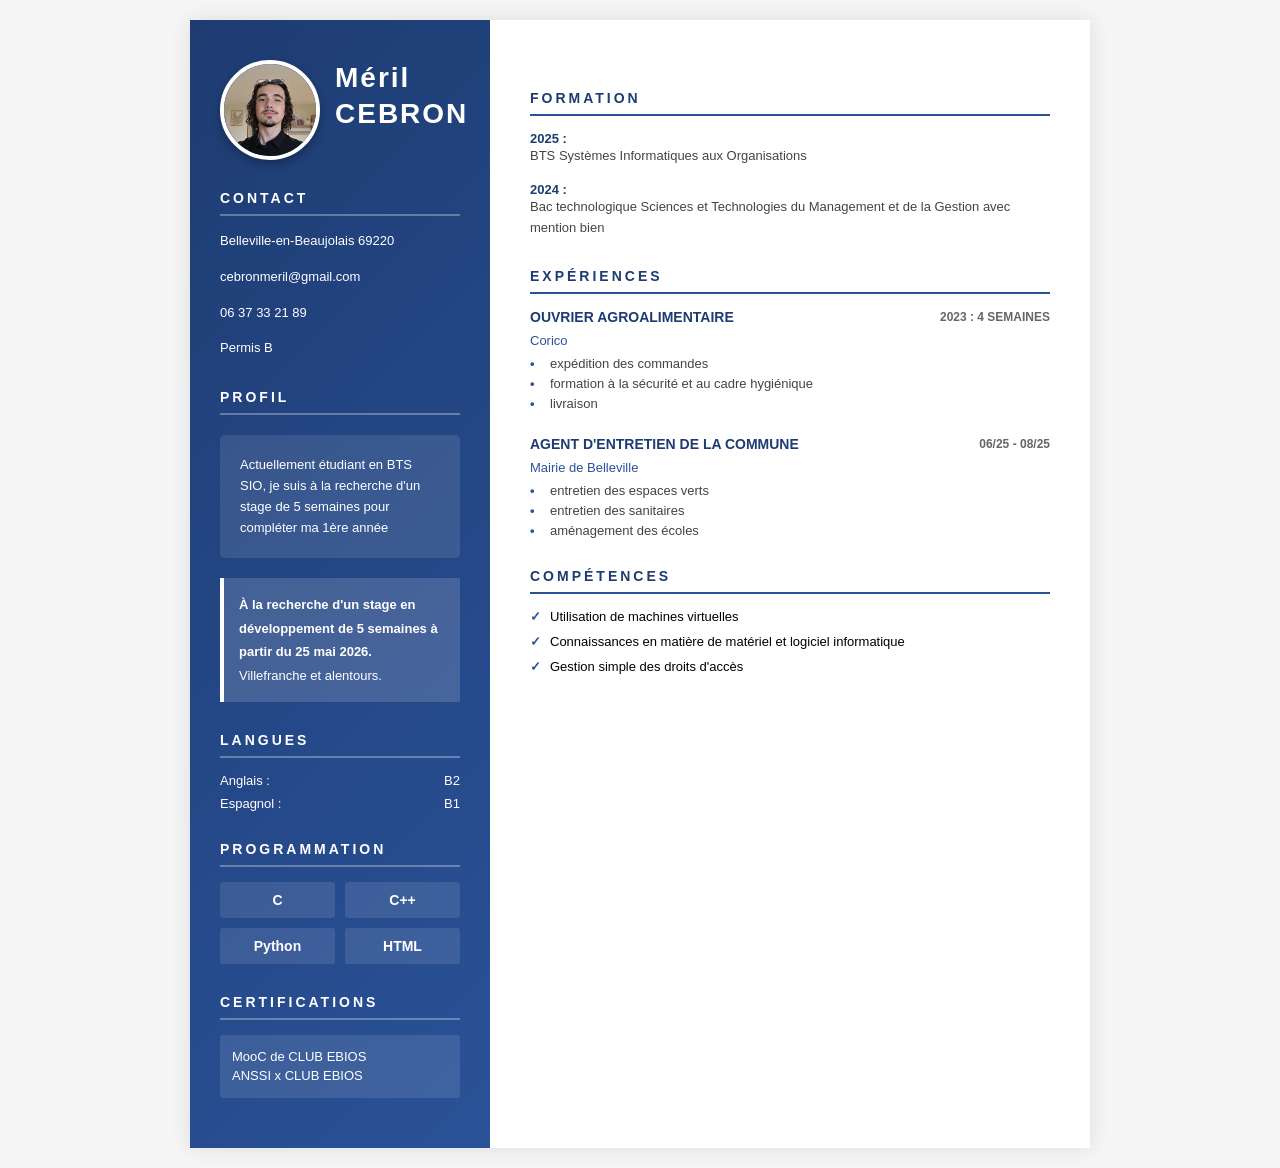
<file: CEBRON/cv-Meril.html>
<!DOCTYPE html>
<html lang="fr">
<head>
    <meta charset="UTF-8">
    <meta name="viewport" content="width=device-width, initial-scale=1.0">
    <title>CV Méril CEBRON</title>
    <style>
        * {
            margin: 0;
            padding: 0;
            box-sizing: border-box;
        }
        
        body {
            font-family: 'Segoe UI', Tahoma, Geneva, Verdana, sans-serif;
            background-color: #f5f5f5;
            padding: 20px;
        }
        
        .container {
            max-width: 900px;
            margin: 0 auto;
            background: white;
            display: grid;
            grid-template-columns: 300px 1fr;
            box-shadow: 0 0 20px rgba(0,0,0,0.1);
        }
        
        .sidebar {
            background: linear-gradient(135deg, #1e3c72 0%, #2a5298 100%);
            color: white;
            padding: 40px 30px;
        }
        
        .header-section {
            display: flex;
            align-items: flex-start;
            gap: 15px;
            margin-bottom: 20px;
        }
        
        .profile-photo {
            width: 100px;
            height: 100px;
            border-radius: 50%;
            object-fit: cover;
            border: 4px solid white;
            box-shadow: 0 4px 10px rgba(0,0,0,0.3);
            flex-shrink: 0;
        }
        
        .main-content {
            padding: 40px;
        }
        
        .name {
            font-size: 28px;
            font-weight: bold;
            letter-spacing: 2px;
            line-height: 1.3;
        }
        
        .section-title {
            font-size: 14px;
            font-weight: bold;
            letter-spacing: 3px;
            margin: 30px 0 15px 0;
            padding-bottom: 8px;
            border-bottom: 2px solid #2a5298;
            color: #1e3c72;
        }
        
        .sidebar .section-title {
            color: white;
            border-bottom-color: rgba(255,255,255,0.3);
        }
        
        .contact-item {
            margin-bottom: 15px;
            font-size: 13px;
            line-height: 1.6;
        }
        
        .profile-box {
            background: rgba(255,255,255,0.1);
            padding: 20px;
            border-radius: 5px;
            margin-top: 20px;
            font-size: 13px;
            line-height: 1.6;
        }
        
        .highlight-box {
            background: #f0f4f8;
            padding: 15px;
            border-left: 4px solid #2a5298;
            margin: 20px 0;
            font-size: 13px;
            line-height: 1.8;
        }
        
        .experience-item {
            margin-bottom: 25px;
        }
        
        .exp-header {
            display: flex;
            justify-content: space-between;
            align-items: center;
            margin-bottom: 8px;
        }
        
        .exp-title {
            font-weight: bold;
            color: #1e3c72;
            font-size: 14px;
        }
        
        .exp-date {
            color: #666;
            font-size: 12px;
            font-weight: bold;
        }
        
        .exp-company {
            color: #2a5298;
            font-size: 13px;
            margin-bottom: 8px;
        }
        
        .exp-tasks {
            list-style: none;
            padding-left: 0;
        }
        
        .exp-tasks li {
            padding-left: 20px;
            margin-bottom: 5px;
            font-size: 13px;
            color: #444;
            position: relative;
        }
        
        .exp-tasks li:before {
            content: "•";
            position: absolute;
            left: 0;
            color: #2a5298;
            font-weight: bold;
        }
        
        .formation-item {
            margin-bottom: 15px;
        }
        
        .formation-year {
            font-weight: bold;
            color: #1e3c72;
            font-size: 13px;
        }
        
        .formation-desc {
            color: #444;
            font-size: 13px;
            line-height: 1.6;
        }
        
        .skills-grid {
            display: grid;
            grid-template-columns: repeat(2, 1fr);
            gap: 10px;
            margin-top: 10px;
        }
        
        .skill-item {
            background: rgba(255,255,255,0.1);
            padding: 10px;
            border-radius: 3px;
            text-align: center;
            font-weight: bold;
            font-size: 14px;
        }
        
        .competence-item {
            margin-bottom: 10px;
            font-size: 13px;
            padding-left: 20px;
            position: relative;
        }
        
        .competence-item:before {
            content: "✓";
            position: absolute;
            left: 0;
            color: #2a5298;
            font-weight: bold;
        }
        
        .lang-item {
            display: flex;
            justify-content: space-between;
            margin-bottom: 8px;
            font-size: 13px;
        }
        
        .certification-item {
            background: rgba(255,255,255,0.1);
            padding: 12px;
            border-radius: 3px;
            margin-bottom: 10px;
            font-size: 13px;
            line-height: 1.5;
        }
    </style>
</head>
<body>
    <div class="container">
        <div class="sidebar">
            <div class="header-section">
                <img src="photo-Meril.jpg" alt="Photo de Méril CEBRON" class="profile-photo">
                <div class="name">Méril<br>CEBRON</div>
            </div>
            
            <div class="section-title">CONTACT</div>
            <div class="contact-item">Belleville-en-Beaujolais 69220</div>
            <div class="contact-item">cebronmeril@gmail.com</div>
            <div class="contact-item">06 37 33 21 89</div>
            <div class="contact-item">Permis B</div>
            
            <div class="section-title">PROFIL</div>
            <div class="profile-box">
                Actuellement étudiant en BTS SIO, je suis à la recherche d'un stage de 5 semaines pour compléter ma 1ère année
            </div>
            
            <div class="highlight-box" style="background: rgba(255,255,255,0.15); border-left-color: white; margin-top: 20px;">
                <strong>À la recherche d'un stage en développement de 5 semaines à partir du 25 mai 2026.</strong><br>
                Villefranche et alentours.
            </div>
            
            <div class="section-title">LANGUES</div>
            <div class="lang-item">
                <span>Anglais :</span>
                <span>B2</span>
            </div>
            <div class="lang-item">
                <span>Espagnol :</span>
                <span>B1</span>
            </div>
            
            <div class="section-title">PROGRAMMATION</div>
            <div class="skills-grid">
                <div class="skill-item">C</div>
                <div class="skill-item">C++</div>
                <div class="skill-item">Python</div>
                <div class="skill-item">HTML</div>
            </div>
            
            <div class="section-title">CERTIFICATIONS</div>
            <div class="certification-item">
                MooC de CLUB EBIOS<br>
                ANSSI x CLUB EBIOS
            </div>
        </div>
        
        <div class="main-content">
            <div class="section-title">FORMATION</div>
            <div class="formation-item">
                <div class="formation-year">2025 :</div>
                <div class="formation-desc">BTS Systèmes Informatiques aux Organisations</div>
            </div>
            <div class="formation-item">
                <div class="formation-year">2024 :</div>
                <div class="formation-desc">Bac technologique Sciences et Technologies du Management et de la Gestion avec mention bien</div>
            </div>
            
            <div class="section-title">EXPÉRIENCES</div>
            <div class="experience-item">
                <div class="exp-header">
                    <div class="exp-title">OUVRIER AGROALIMENTAIRE</div>
                    <div class="exp-date">2023 : 4 SEMAINES</div>
                </div>
                <div class="exp-company">Corico</div>
                <ul class="exp-tasks">
                    <li>expédition des commandes</li>
                    <li>formation à la sécurité et au cadre hygiénique</li>
                    <li>livraison</li>
                </ul>
            </div>
            
            <div class="experience-item">
                <div class="exp-header">
                    <div class="exp-title">AGENT D'ENTRETIEN DE LA COMMUNE</div>
                    <div class="exp-date">06/25 - 08/25</div>
                </div>
                <div class="exp-company">Mairie de Belleville</div>
                <ul class="exp-tasks">
                    <li>entretien des espaces verts</li>
                    <li>entretien des sanitaires</li>
                    <li>aménagement des écoles</li>
                </ul>
            </div>
            
            <div class="section-title">COMPÉTENCES</div>
            <div class="competence-item">Utilisation de machines virtuelles</div>
            <div class="competence-item">Connaissances en matière de matériel et logiciel informatique</div>
            <div class="competence-item">Gestion simple des droits d'accès</div>
        </div>
    </div>
</body>
</html>
</file>
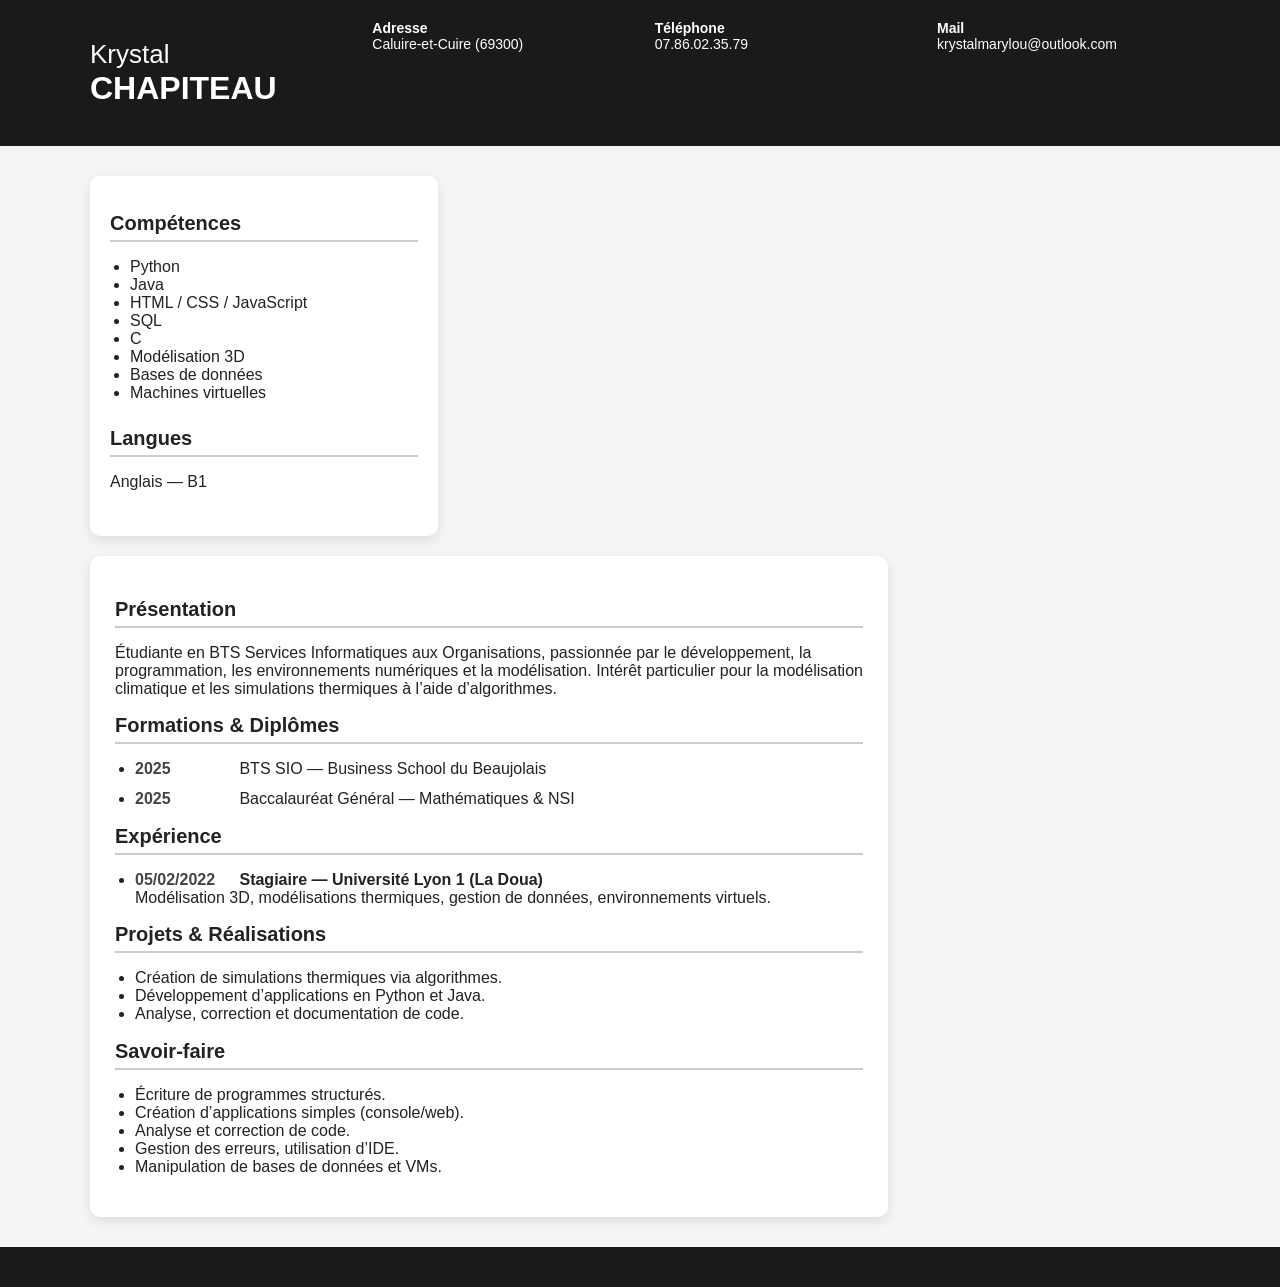
<file: CHAPITEAU/cv-Krystal.html>
<!DOCTYPE html>
<html lang="fr">
<head>
<meta charset="utf-8">
<title>CV Krystal CHAPITEAU</title>
<meta name="viewport" content="width=device-width, initial-scale=1.0">

<style>
    body {
        font-family: Arial, sans-serif;
        margin: 0;
        background: #f5f5f5;
        color: #222;
    }

    header, footer {
        background: #1a1a1a;
        color: #fff;
        padding: 20px 0;
    }

    .container {
        width: 90%;
        max-width: 1100px;
        margin: auto;
        display: flex;
        flex-wrap: wrap;
        gap: 20px;
    }

    header ul, footer ul {
        list-style: none;
        display: flex;
        flex-wrap: wrap;
        justify-content: space-between;
        padding: 0;
        margin: 0;
    }

    header li, footer li {
        width: 23%;
        min-width: 160px;
        font-size: 14px;
    }

    h1 span {
        display: block;
    }

    h1 #prenom { font-size: 26px; font-weight: normal; }
    h1 #nom { font-size: 32px; font-weight: bold; }

    main {
        padding: 30px 0;
    }

    aside {
        width: 28%;
        background: #ffffff;
        padding: 20px;
        border-radius: 10px;
        box-shadow: 0 4px 12px rgba(0,0,0,0.1);
        min-width: 250px;
    }

    aside img {
        width: 100%;
        border-radius: 10px;
        margin-bottom: 20px;
        object-fit: cover;
    }

    aside article {
        margin-bottom: 25px;
    }

    section {
        width: 68%;
        background: #ffffff;
        padding: 25px;
        border-radius: 10px;
        box-shadow: 0 4px 12px rgba(0,0,0,0.1);
        min-width: 300px;
    }

    h2 {
        border-bottom: 2px solid #ccc;
        padding-bottom: 5px;
        margin-bottom: 10px;
        font-size: 20px;
    }

    ul { padding-left: 20px; }

    .exp {
        margin-bottom: 12px;
    }

    .periode {
        font-weight: bold;
        color: #444;
        display: inline-block;
        width: 100px;
    }

    footer img {
        width: 25px;
        vertical-align: middle;
        margin-right: 5px;
    }

    footer a {
        color: #fff;
        text-decoration: none;
    }

    /* Responsive */
    @media(max-width: 900px){
        aside, section { width: 100%; }
        header li, footer li { width: 45%; }
    }
</style>
</head>

<body>
<header>
    <ul class="container">
        <li>
            <h1>
                <span id="prenom">Krystal</span>
                <span id="nom">CHAPITEAU</span>
            </h1>
        </li>
        <li><strong>Adresse</strong><br>Caluire-et-Cuire (69300)</li>
        <li><strong>Téléphone</strong><br>07.86.02.35.79</li>
        <li><strong>Mail</strong><br>krystalmarylou@outlook.com</li>
    </ul>
</header>

<main class="container">
    <aside>
        

        <article>
            <h2>Compétences</h2>
            <ul>
                <li>Python</li>
                <li>Java</li>
                <li>HTML / CSS / JavaScript</li>
                <li>SQL</li>
                <li>C</li>
                <li>Modélisation 3D</li>
                <li>Bases de données</li>
                <li>Machines virtuelles</li>
            </ul>
        </article>

        <article>
            <h2>Langues</h2>
            <p>Anglais — B1</p>
        </article>
    </aside>

    <section>
        <article>
            <h2>Présentation</h2>
            <p>Étudiante en BTS Services Informatiques aux Organisations, passionnée par le développement, la programmation, les environnements numériques et la modélisation. Intérêt particulier pour la modélisation climatique et les simulations thermiques à l’aide d’algorithmes.</p>
        </article>

        <article>
            <h2>Formations & Diplômes</h2>
            <ul>
                <li class="exp"><span class="periode">2025</span> BTS SIO — Business School du Beaujolais</li>
                <li class="exp"><span class="periode">2025</span> Baccalauréat Général — Mathématiques & NSI</li>
            </ul>
        </article>

        <article>
            <h2>Expérience</h2>
            <ul>
                <li class="exp">
                    <span class="periode">05/02/2022</span>
                    <strong>Stagiaire — Université Lyon 1 (La Doua)</strong><br>
                    Modélisation 3D, modélisations thermiques, gestion de données, environnements virtuels.
                </li>
            </ul>
        </article>

        <article>
            <h2>Projets & Réalisations</h2>
            <ul>
                <li>Création de simulations thermiques via algorithmes.</li>
                <li>Développement d’applications en Python et Java.</li>
                <li>Analyse, correction et documentation de code.</li>
            </ul>
        </article>

        <article>
            <h2>Savoir-faire</h2>
            <ul>
                <li>Écriture de programmes structurés.</li>
                <li>Création d’applications simples (console/web).</li>
                <li>Analyse et correction de code.</li>
                <li>Gestion des erreurs, utilisation d’IDE.</li>
                <li>Manipulation de bases de données et VMs.</li>
            </ul>
        </article>
    </section>
</main>

<footer>
    <ul class="container">
        <li></li>

    </ul>
</footer>

</body>
</html>
</file>
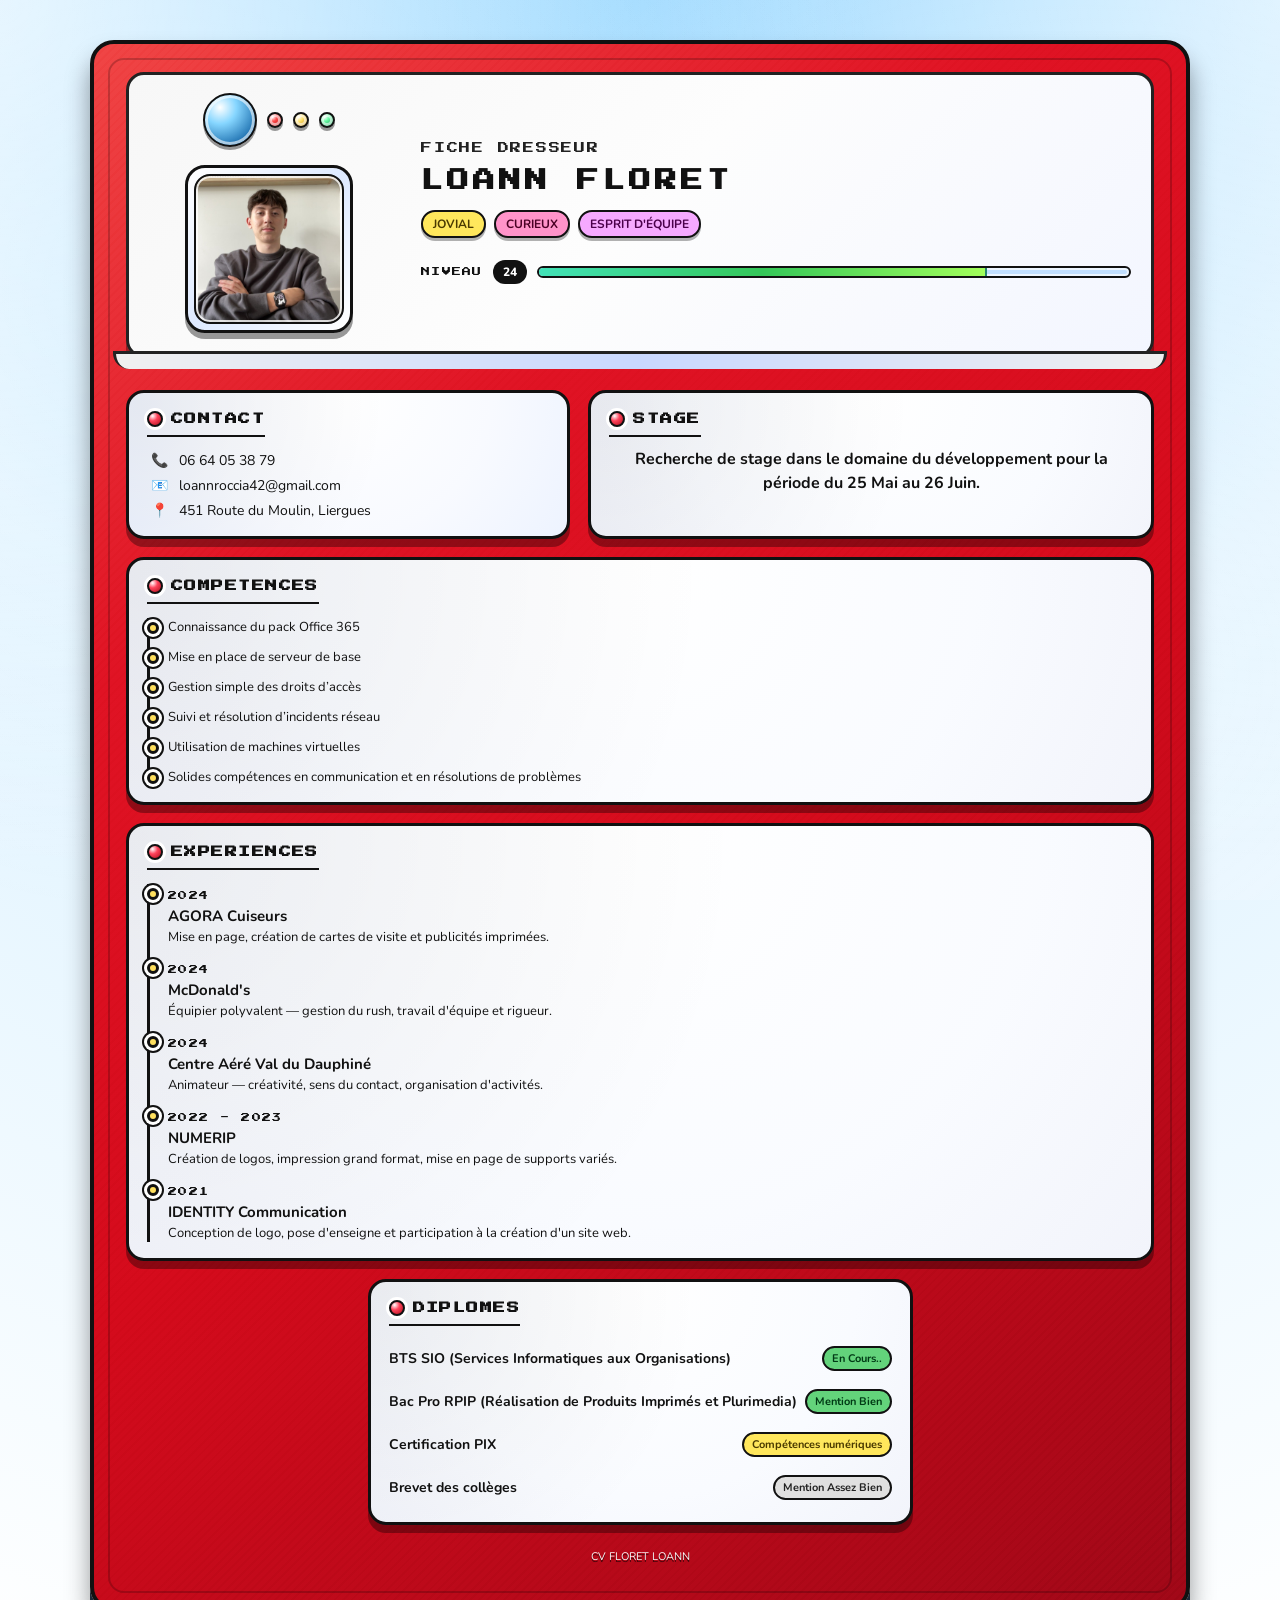
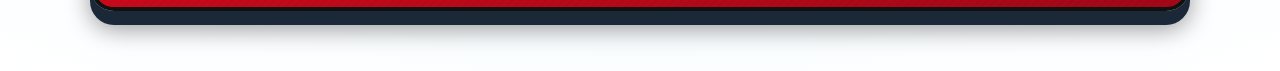
<file: FLORET/cv-Loann.html>
<!DOCTYPE html>
<html lang="fr">
<head>
  <meta charset="UTF-8">
  <meta name="viewport" content="width=device-width, initial-scale=1.0">
  <title>CV Pokémon - Loann Floret</title>
  <link rel="preconnect" href="https://fonts.googleapis.com">
  <link rel="preconnect" href="https://fonts.gstatic.com" crossorigin>
  <link href="https://fonts.googleapis.com/css2?family=Press+Start+2P&family=Nunito:wght@300;400;600;700&display=swap" rel="stylesheet">
  <link rel="stylesheet" href="cv_loann.css">
</head>
<body>

  <div class="background-layer"></div>

  <main class="pokedex">
    <header class="header">
      <div class="header-left">
        <div class="pokedex-lights">
          <span class="light big"></span>
          <span class="light red"></span>
          <span class="light yellow"></span>
          <span class="light green"></span>
        </div>
        <div class="avatar-frame">
          <div class="avatar"></div>
        </div>
      </div>

      <div class="header-right">
        <p class="header-label">FICHE DRESSEUR</p>
        <h1 class="trainer-name">LOANN FLORET</h1>

        <div class="trainer-meta">
          <span class="tag type-electric">Jovial</span>
          <span class="tag type-psychic">Curieux</span>
          <span class="tag type-fairy">Esprit d'équipe</span>
        </div>

        <div class="xp-bar">
          <span class="xp-label">Niveau</span>
          <span class="xp-level">24</span>
          <div class="xp-track">
            <div class="xp-fill"></div>
          </div>
        </div>
      </div>
    </header>

    <section class="grid">
      <section class="card card-contact">
        <h2 class="card-title">Contact</h2>
        <ul class="list contact-list">
          <li><span class="icon">📞</span> 06 64 05 38 79</li>
          <li><span class="icon">📧</span> loannroccia42@gmail.com</li>
          <li><span class="icon">📍</span> 451 Route du Moulin, Liergues</li>
        </ul>
      </section>

      <section class="card card-objective">
        <h2 class="card-title objective-title">Stage</h2>
        <p class="objective-text">
          Recherche de stage dans le domaine du développement pour la période du 25 Mai au 26 Juin.
        </p>
      </section>

      <section class="card card-skills">
        <h2 class="card-title">Competences</h2>
        <ul class="timeline">
          <li>
            <div class="timeline-content">
              <p>Connaissance du pack Office 365</p>
            </div>
          </li>
          <li>
            <div class="timeline-content">
              <p>Mise en place de serveur de base</p>
            </div>
          </li>
          <li>
            <div class="timeline-content">
              <p>Gestion simple des droits d’accès</p>
            </div>
          </li>
          <li>
            <div class="timeline-content">
              <p>Suivi et résolution d’incidents réseau</p>
            </div>
          </li>
          <li>
            <div class="timeline-content">
              <p>Utilisation de machines virtuelles</p>
            </div>
          </li>
          <li>
            <div class="timeline-content">
              <p>Solides compétences en communication et en résolutions de problèmes</p>
            </div>
          </li>
        </ul>
      </section>

      <section class="card card-experience">
        <h2 class="card-title">Experiences</h2>
        <ul class="timeline">
          <li>
            <span class="timeline-year">2024</span>
            <div class="timeline-content">
              <h3>AGORA Cuiseurs</h3>
              <p>Mise en page, création de cartes de visite et publicités imprimées.</p>
            </div>
          </li>
          <li>
            <span class="timeline-year">2024</span>
            <div class="timeline-content">
              <h3>McDonald's</h3>
              <p>Équipier polyvalent — gestion du rush, travail d'équipe et rigueur.</p>
            </div>
          </li>
          <li>
            <span class="timeline-year">2024</span>
            <div class="timeline-content">
              <h3>Centre Aéré Val du Dauphiné</h3>
              <p>Animateur — créativité, sens du contact, organisation d'activités.</p>
            </div>
          </li>
          <li>
            <span class="timeline-year">2022 - 2023</span>
            <div class="timeline-content">
              <h3>NUMERIP</h3>
              <p>Création de logos, impression grand format, mise en page de supports variés.</p>
            </div>
          </li>
          <li>
            <span class="timeline-year">2021</span>
            <div class="timeline-content">
              <h3>IDENTITY Communication</h3>
              <p>Conception de logo, pose d'enseigne et participation à la création d'un site web.</p>
            </div>
          </li>
        </ul>
      </section>

      <section class="card card-education">
        <h2 class="card-title">Diplomes</h2>
        <ul class="list diplomas">
          <li>
            <span class="diploma-title">BTS SIO (Services Informatiques aux Organisations)</span>
            <span class="diploma-tag type-grass">En Cours..</span>
          </li>
          <li>
            <span class="diploma-title">Bac Pro RPIP (Réalisation de Produits Imprimés et Plurimedia)</span>
            <span class="diploma-tag type-grass">Mention Bien</span>
          </li>
          <li>
            <span class="diploma-title">Certification PIX</span>
            <span class="diploma-tag type-electric">Compétences numériques</span>
          </li>
          <li>
            <span class="diploma-title">Brevet des collèges</span>
            <span class="diploma-tag type-normal">Mention Assez Bien</span>
          </li>
        </ul>
      </section>
    </section>

    <footer class="footer">
      <p>CV FLORET LOANN</p>
    </footer>
  </main>

</body>
</html>
</file>
<file: BEKTAS/style.css>
body {
  background-color: #f4f6f8;
  font-family: Arial, sans-serif;
  margin: 0;
  padding: 0;
}

h1 {
  text-align: center;
  margin-top: 30px;
}

.container {
  background-color: white;
  width: 60%;
  margin: 40px auto;
  padding: 30px;
  border-radius: 12px;
  box-shadow: 0 4px 15px rgba(0,0,0,0.1);
  text-align: center;
}

img {
  border-radius: 50%;
  margin-top: 20px;
  margin-bottom: 20px;
  border: 3px solid #ddd;
}

h2 {
  color: #333;
  margin-top: 30px;
}

p {
  font-size: 16px;
}

a {
  display: inline-block;
  margin-top: 15px;
  padding: 10px 20px;
  background-color: #007bff;
  color: white;
  text-decoration: none;
  border-radius: 8px;
}

a:hover {
  background-color: #0056b3;
}
</file>
<file: FLORET/cv_loann.css>
:root {
  --bg-sky: #8fd4ff;
  --bg-sky-light: #dff3ff;
  --red: #ff1f1f;
  --red-dark: #c20f1f;
  --yellow: #ffd93b;
  --green: #35d58d;
  --blue: #3b5ca8;
  --blue-light: #4aaaff;
  --card-bg: #fdfdfd;
  --border: #222;
  --shadow: 0 14px 0 #1b2838, 0 18px 25px rgba(0, 0, 0, 0.4);
}

*,
*::before,
*::after {
  box-sizing: border-box;
}

body {
  margin: 0;
  min-height: 100vh;
  font-family: "Nunito", system-ui, -apple-system, BlinkMacSystemFont, "Segoe UI",
    sans-serif;
  background: radial-gradient(circle at top, var(--bg-sky) 0, var(--bg-sky-light) 45%, #ffffff 100%);
  color: #111;
}

.background-layer {
  position: fixed;
  inset: 0;
  background-image:
    radial-gradient(circle at 0 0, rgba(255, 255, 255, 0.45) 0, transparent 55%),
    radial-gradient(circle at 100% 0, rgba(255, 255, 255, 0.35) 0, transparent 55%),
    radial-gradient(circle at 12% 32%, rgba(255, 255, 255, 0.15) 0, transparent 60%),
    radial-gradient(circle at 85% 75%, rgba(255, 255, 255, 0.25) 0, transparent 65%);
  pointer-events: none;
  z-index: -2;
}

.pokedex {
  max-width: 1100px;
  margin: 40px auto 60px;
  padding: 28px 32px 32px;
  background: linear-gradient(145deg, #f04646 0, #e01324 28%, #d50b1c 55%, #a10818 100%);
  border-radius: 24px;
  border: 4px solid #111;
  box-shadow: var(--shadow);
  position: relative;
  overflow: hidden;
}

.pokedex::before {
  content: "";
  position: absolute;
  inset: 0;
  background: repeating-linear-gradient(
    -45deg,
    rgba(0, 0, 0, 0.08) 0,
    rgba(0, 0, 0, 0.08) 2px,
    transparent 2px,
    transparent 6px
  );
  mix-blend-mode: soft-light;
  pointer-events: none;
}

.pokedex::after {
  content: "";
  position: absolute;
  inset: 14px;
  border-radius: 16px;
  border: 2px solid rgba(0, 0, 0, 0.2);
  pointer-events: none;
}

/* ---------- HEADER  ---------- */
.header {
  display: grid;
  grid-template-columns: 240px minmax(0, 1fr);
  gap: 32px;
  align-items: center;
  padding: 18px 20px 22px;
  margin-bottom: 22px;
  background: linear-gradient(135deg, #f7f7f7 0, #fdfdfd 50%, #f3f6ff 100%);
  border-radius: 18px;
  border: 3px solid var(--border);
  box-shadow: 0 10px 0 rgba(0, 0, 0, 0.35);
  position: relative;
}

.header::before {
  content: "";
  position: absolute;
  left: -16px;
  right: -16px;
  bottom: -14px;
  height: 18px;
  background: linear-gradient(to right, #f0f0f0, #c9d8ff, #f0f0f0);
  border-radius: 0 0 16px 16px;
  border-top: 3px solid var(--border);
  border-inline: 3px solid var(--border);
}

.header-left {
  display: flex;
  flex-direction: column;
  align-items: center;
  gap: 18px;
}

.pokedex-lights {
  display: flex;
  align-items: center;
  gap: 10px;
}

.pokedex-lights .light {
  display: inline-block;
  border-radius: 999px;
  border: 2px solid #111;
  box-shadow: 0 3px 0 rgba(0, 0, 0, 0.4), 0 0 0 3px rgba(255, 255, 255, 0.6) inset;
}

.pokedex-lights .big {
  width: 54px;
  height: 54px;
  background: radial-gradient(circle at 30% 25%, #ffffff 0, #86d6ff 32%, #005399 90%);
}

.pokedex-lights .red {
  width: 16px;
  height: 16px;
  background: radial-gradient(circle at 30% 25%, #fff 0, #ff4a4a 35%, #b00101 90%);
}

.pokedex-lights .yellow {
  width: 16px;
  height: 16px;
  background: radial-gradient(circle at 30% 25%, #fff 0, #ffe26c 35%, #c88a0d 90%);
}

.pokedex-lights .green {
  width: 16px;
  height: 16px;
  background: radial-gradient(circle at 30% 25%, #fff 0, #65f9a1 35%, #0c9250 90%);
}

.avatar-frame {
  padding: 6px;
  border-radius: 20px;
  background: linear-gradient(135deg, #ffffff 0, #dde9ff 50%, #ffffff 100%);
  border: 3px solid #111;
  box-shadow: 0 6px 0 rgba(0, 0, 0, 0.4);
}

.avatar {
  width: 150px;
  height: 150px;
  border-radius: 16px;
  background: url("photo_loann.jpg") center/cover no-repeat;
  border: 2px solid #111;
  box-shadow: inset 0 0 0 2px rgba(255, 255, 255, 0.8);
}

.header-right {
  display: flex;
  flex-direction: column;
  gap: 10px;
}

.header-label {
  font-family: "Press Start 2P", system-ui;
  font-size: 11px;
  letter-spacing: 0.16em;
  color: #222;
  text-transform: uppercase;
  margin: 0 0 6px;
}

.trainer-name {
  font-family: "Press Start 2P", system-ui;
  font-size: clamp(18px, 2.2vw, 22px);
  letter-spacing: 0.18em;
  margin: 0 0 8px;
  text-transform: uppercase;
  color: #111;
}

.trainer-role {
  margin: 0 0 6px;
  font-weight: 600;
  color: #3b3b3b;
}

.trainer-meta {
  display: flex;
  flex-wrap: wrap;
  gap: 8px;
  margin-bottom: 8px;
}

.tag {
  padding: 4px 10px;
  border-radius: 999px;
  font-size: 12px;
  font-weight: 700;
  border: 2px solid #111;
  box-shadow: 0 3px 0 rgba(0, 0, 0, 0.3);
  text-transform: uppercase;
}

.xp-bar {
  margin-top: 4px;
  display: flex;
  align-items: center;
  gap: 10px;
}

.xp-label {
  font-family: "Press Start 2P", system-ui;
  font-size: 9px;
  letter-spacing: 0.14em;
  text-transform: uppercase;
}

.xp-level {
  font-weight: 800;
  padding: 4px 10px;
  border-radius: 999px;
  background: #111;
  color: #fff;
  font-size: 12px;
}

.xp-track {
  flex: 1;
  height: 12px;
  border-radius: 999px;
  background: #c1dfff;
  border: 2px solid #111;
  overflow: hidden;
  box-shadow: inset 0 0 0 2px rgba(255, 255, 255, 0.7);
}

.xp-fill {
  width: 76%;
  height: 100%;
  background: linear-gradient(90deg, #42e2b8, #34c759, #a3ff5b);
  border-right: 2px solid rgba(0, 0, 0, 0.4);
}

/* ---------- GRILLE  ---------- */
.grid {
  margin-top: 32px;
  display: grid;
  grid-template-columns: minmax(0, 1.1fr) minmax(0, 1.4fr);
  gap: 18px;
}

.card {
  position: relative;
  background: radial-gradient(circle at top, #ffffff 0, #f9fbff 60%, #f2f4fb 100%);
  border-radius: 18px;
  padding: 18px 18px 16px;
  border: 3px solid #111;
  box-shadow: 0 8px 0 rgba(0, 0, 0, 0.35);
  overflow: hidden;
}

.card::before {
  content: "";
  position: absolute;
  inset: 0;
  background-image: radial-gradient(circle at 14px 10px, rgba(0, 0, 0, 0.08) 0, transparent 55%);
  opacity: 0.7;
  pointer-events: none;
}

.card > * {
  position: relative;
  z-index: 1;
}

.card-title {
  display: inline-flex;
  align-items: center;
  gap: 8px;
  margin: 0 0 14px;
  font-family: "Press Start 2P", system-ui;
  font-size: 12px;
  letter-spacing: 0.12em;
  text-transform: uppercase;
  padding-bottom: 8px;
  border-bottom: 2px solid #111;
}

.card-title::before {
  content: "";
  width: 16px;
  height: 16px;
  border-radius: 50%;
  background: radial-gradient(circle at 30% 25%, #ffffff 0, #ff435b 40%, #aa0c18 100%);
  border: 2px solid #111;
  box-shadow: 0 0 0 3px #ffffff;
}

.card-contact {
  background: radial-gradient(circle at top, #ffffff 0, #f8faff 55%, #edf3ff 100%);
}

.card-objective .objective-title {
  margin-bottom: 10px;
}

.card-objective .objective-text {
  margin: 0;
  text-align: center;
  font-weight: 700;
  font-size: 16px;
  line-height: 1.5;
}

.card-skills {
  grid-column: span 2;
}

.card-experience {
  grid-column: span 2;
}

.card-education {
  grid-column: 1 / span 2;
  max-width: 750px;
  margin-inline: auto;
}

.list {
  list-style: none;
  padding: 0;
  margin: 0;
}

.list li + li {
  margin-top: 6px;
}

/* ---------- CONTACT ---------- */
.contact-list li {
  display: flex;
  align-items: center;
  gap: 8px;
  font-size: 14px;
}

.contact-list .icon {
  width: 24px;
  text-align: center;
}

/* ---------- COMPÉTENCES ---------- */
.skills-grid {
  display: grid;
  grid-template-columns: minmax(0, 1fr) minmax(0, 1fr);
  gap: 10px 18px;
}

.skill {
  display: flex;
  flex-direction: column;
  gap: 4px;
}

.skill-header {
  display: flex;
  justify-content: space-between;
  align-items: center;
  gap: 6px;
}

.skill-name {
  font-weight: 700;
  font-size: 14px;
}

.skill-type {
  font-size: 11px;
  padding: 3px 8px;
  border-radius: 999px;
  border: 2px solid #111;
  font-weight: 700;
}

.skill-bar {
  position: relative;
  height: 10px;
  border-radius: 999px;
  border: 2px solid #111;
  background: #e0e7ff;
  overflow: hidden;
}

.skill-bar span {
  position: absolute;
  inset: 0;
  width: var(--value);
  background: linear-gradient(90deg, #39c6ff, #2fd48f, #f7ff5b);
  border-right: 2px solid rgba(0, 0, 0, 0.35);
}

/* ---------- EXPÉRIENCES ---------- */
.timeline {
  list-style: none;
  padding: 0;
  margin: 0;
  border-left: 3px solid #111;
  padding-left: 18px;
}

.timeline li {
  position: relative;
  padding-bottom: 12px;
}

.timeline li:last-child {
  padding-bottom: 0;
}

.timeline-year {
  font-family: "Press Start 2P", system-ui;
  font-size: 9px;
  letter-spacing: 0.16em;
  text-transform: uppercase;
  display: inline-block;
  margin-bottom: 4px;
}

.timeline li::before {
  content: "";
  position: absolute;
  left: -21px;
  top: 4px;
  width: 12px;
  height: 12px;
  border-radius: 50%;
  border: 3px solid #111;
  background: #ffe05e;
  box-shadow: 0 0 0 3px #ffffff, 0 0 0 5px #111;
}

.timeline-content h3 {
  margin: 0 0 2px;
  font-size: 15px;
}

.timeline-content p {
  margin: 0;
  font-size: 13px;
}

/* ---------- DIPLÔMES ---------- */
.diplomas li {
  display: flex;
  justify-content: space-between;
  align-items: center;
  gap: 8px;
  padding: 6px 0;
  font-size: 14px;
}

.diploma-title {
  font-weight: 700;
}

.diploma-tag {
  font-size: 11px;
  padding: 3px 8px;
  border-radius: 999px;
  border: 2px solid #111;
  font-weight: 700;
}


.type-electric {
  background: #ffe75c;
  color: #4a3a00;
}

.type-psychic {
  background: #ff93c9;
  color: #4a0024;
}

.type-fairy {
  background: #f6a9ff;
  color: #4a004a;
}

.type-normal {
  background: #e0e0e0;
  color: #222;
}

.type-fire {
  background: #ff9c54;
  color: #4a1a00;
}

.type-water {
  background: #4f90d6;
  color: #021c3a;
}

.type-steel {
  background: #c8c8d6;
  color: #151524;
}

.type-grass {
  background: #63d37b;
  color: #013a15;
}

.footer {
  margin-top: 24px;
  text-align: center;
  font-size: 11px;
  color: #f7f7f7;
  text-shadow: 0 2px 0 rgba(0, 0, 0, 0.6);
}

@media (max-width: 880px) {
  .pokedex {
    margin: 20px 12px 40px;
    padding: 20px 16px 22px;
  }

  .header {
    grid-template-columns: 1fr;
    text-align: center;
  }

  .header-left {
    flex-direction: row;
    justify-content: center;
  }

  .header-label {
    text-align: center;
  }

  .grid {
    grid-template-columns: minmax(0, 1fr);
  }

  .card-skills,
  .card-experience {
    grid-column: span 1;
  }
}

@media (max-width: 600px) {
  .skills-grid {
    grid-template-columns: minmax(0, 1fr);
  }

  .trainer-name {
    letter-spacing: 0.12em;
  }
}
</file>
